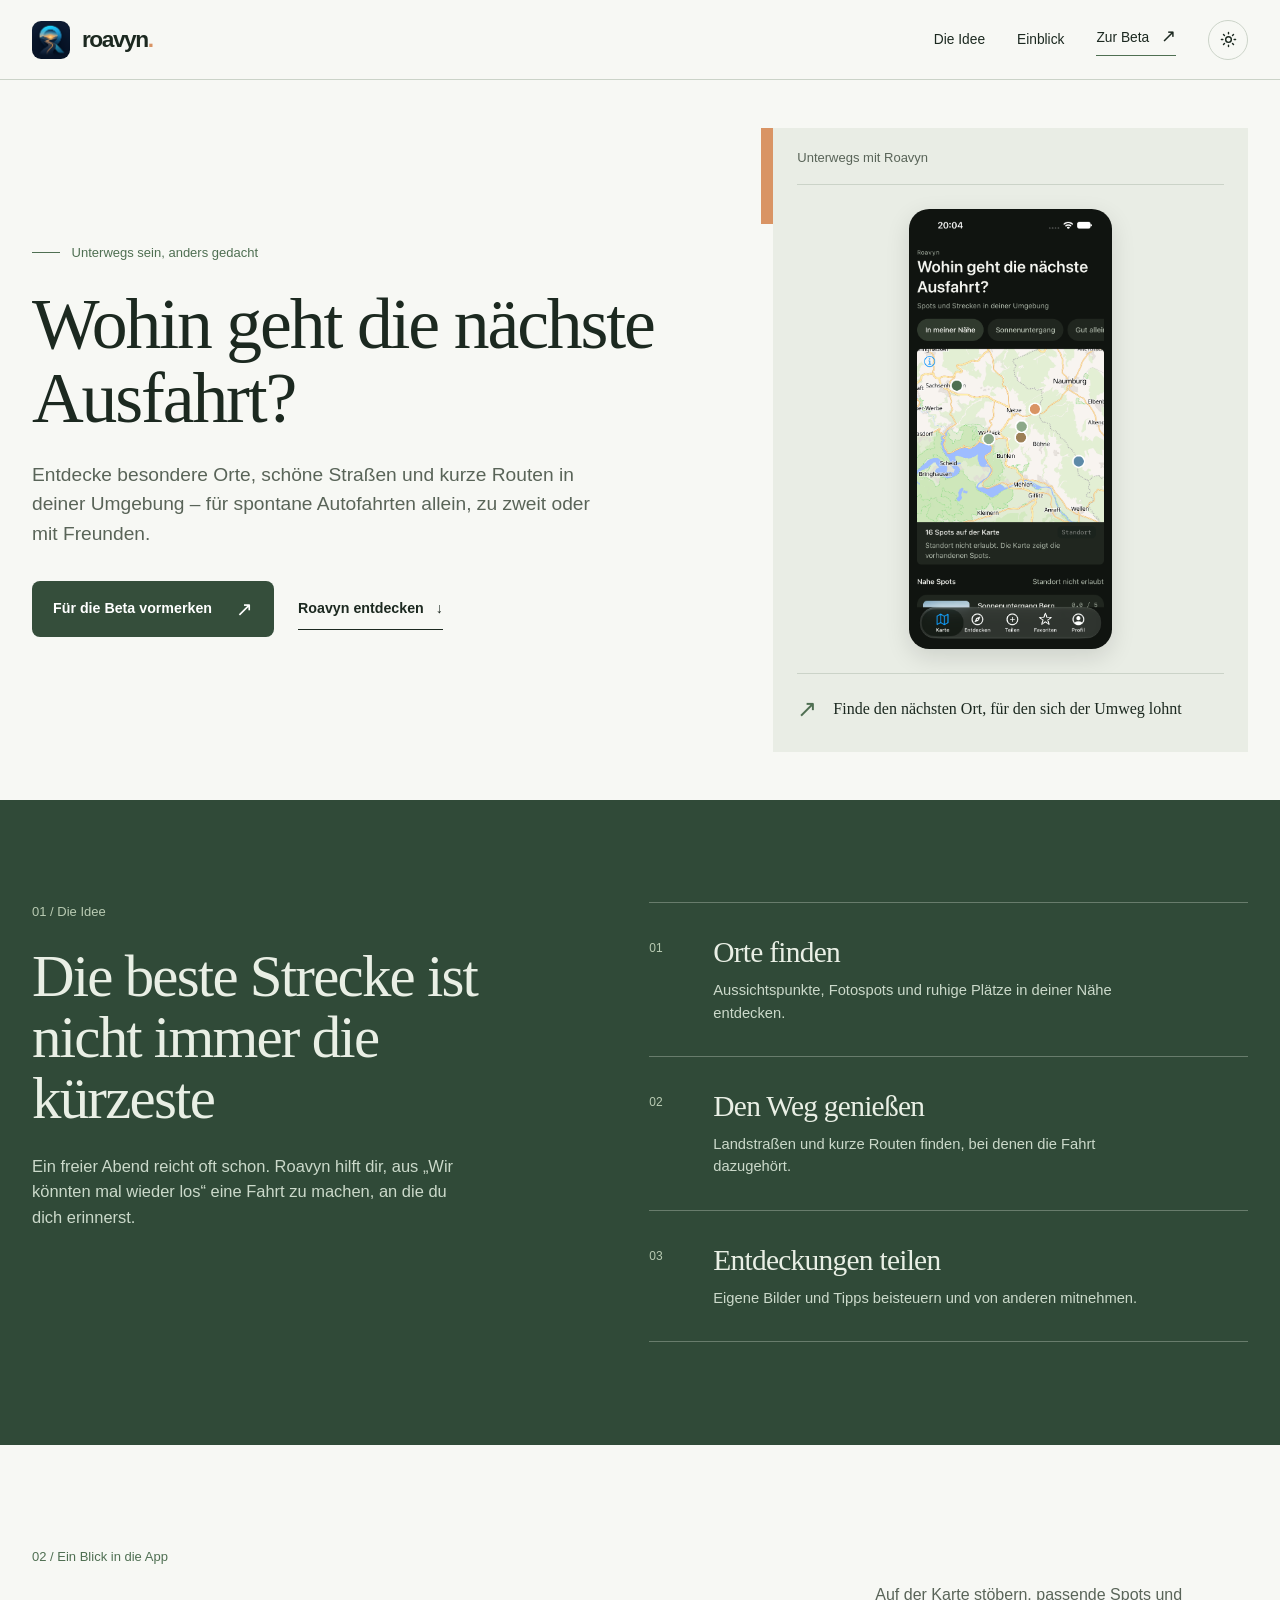
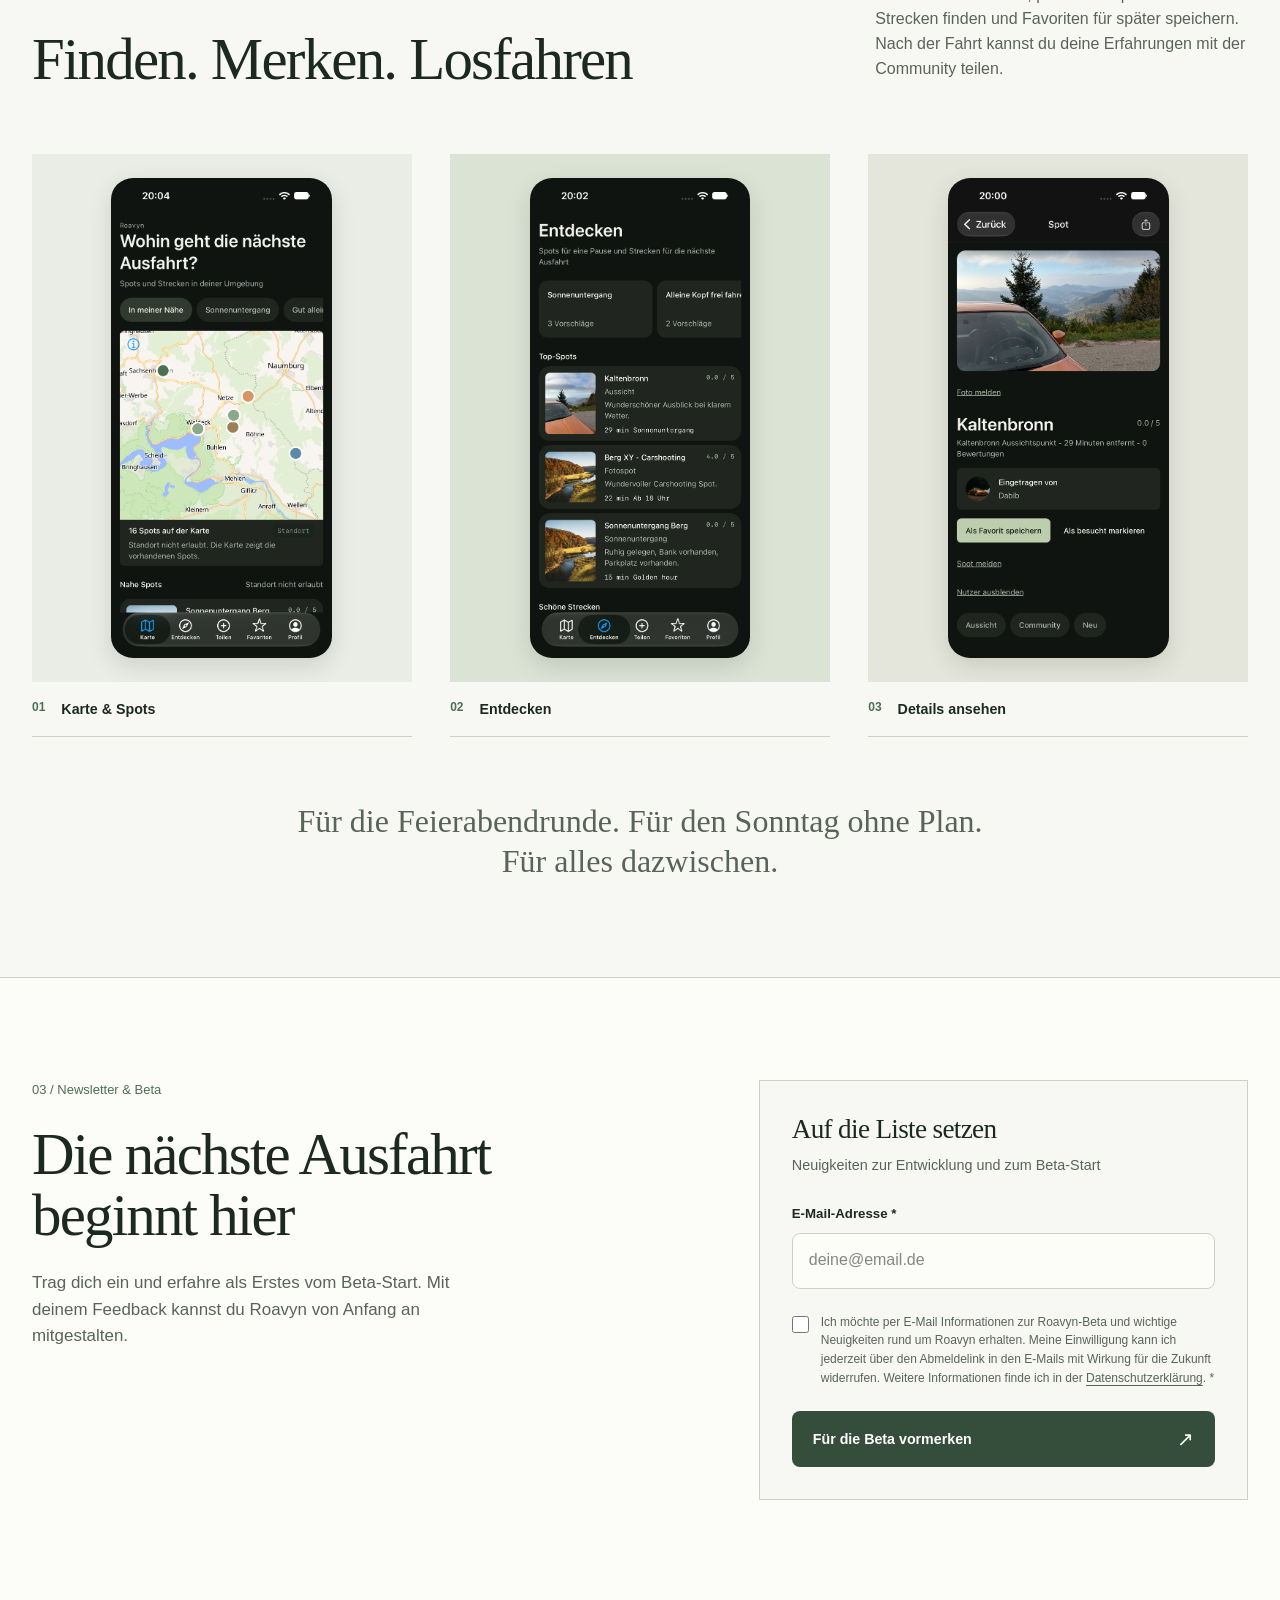
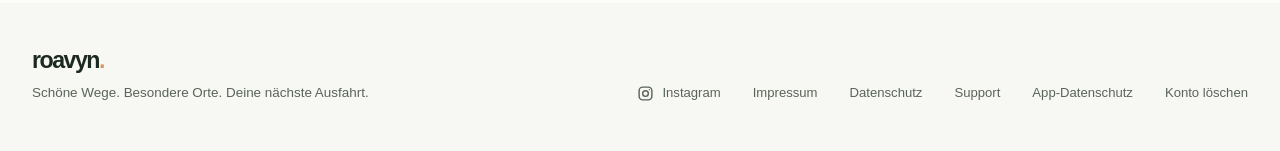
<file: index.html>
<!doctype html>
<html lang="de">
  <head>
    <meta charset="utf-8">
    <meta name="viewport" content="width=device-width, initial-scale=1">
    <title>Roavyn – Schöne Autofahrten und versteckte Spots entdecken</title>
    <meta name="description" content="Entdecke mit Roavyn schöne Strecken, besondere Orte und versteckte Spots für deine nächste Autofahrt. Jetzt für Newsletter und Beta anmelden.">
    <link rel="canonical" href="https://roavyn.de/">
    <meta name="theme-color" content="#F7F8F4">
    <meta property="og:title" content="Roavyn">
    <meta property="og:description" content="Entdecke schöne Autofahrten, besondere Strecken und versteckte Spots in deiner Umgebung.">
    <meta property="og:type" content="website">
    <meta property="og:image" content="assets/screens/Screenshot-Home.png">
    <link rel="icon" type="image/png" href="assets/logo.png">
    <link rel="apple-touch-icon" sizes="180x180" href="assets/logo.png">
    <link rel="manifest" href="site.webmanifest">
    <script src="theme.js"></script>
    <link rel="stylesheet" href="styles.css">
  </head>
  <body>
    <header class="site-header">
      <a class="brand" href="/" aria-label="Roavyn Startseite">
        <img src="assets/logo.png" alt="" width="38" height="38">
        <span>roavyn<span class="brand-period">.</span></span>
      </a>
      <nav class="nav" aria-label="Hauptnavigation">
        <a href="#idee">Die Idee</a>
        <a href="#einblick">Einblick</a>
        <a class="nav-cta" href="#signup">Zur Beta <span aria-hidden="true">↗</span></a>
        <button class="theme-toggle" type="button" role="switch" data-theme-toggle aria-label="Dunkles Design" aria-checked="false">
          <svg class="icon-sun" aria-hidden="true" viewBox="0 0 24 24" fill="none" stroke="currentColor" stroke-width="2" stroke-linecap="round"><circle cx="12" cy="12" r="4"></circle><path d="M12 2v2M12 20v2M4.93 4.93l1.42 1.42M17.66 17.66l1.41 1.41M2 12h2M20 12h2M4.93 19.07l1.42-1.42M17.66 6.34l1.41-1.41"></path></svg>
          <svg class="icon-moon" aria-hidden="true" viewBox="0 0 24 24" fill="none" stroke="currentColor" stroke-width="2" stroke-linecap="round" stroke-linejoin="round"><path d="M21 12.79A9 9 0 1 1 11.21 3 7 7 0 0 0 21 12.79z"></path></svg>
        </button>
      </nav>
    </header>

    <main>
      <section class="hero" aria-labelledby="hero-title">
        <div class="hero-copy">
          <p class="eyebrow"><span class="eyebrow-line"></span> Unterwegs sein, anders gedacht</p>
          <h1 id="hero-title">Wohin geht die nächste Ausfahrt?</h1>
          <p class="lead">Entdecke besondere Orte, schöne Straßen und kurze Routen in deiner Umgebung – für spontane Autofahrten allein, zu zweit oder mit Freunden.</p>
          <div class="hero-actions">
            <a class="button primary" href="#signup">Für die Beta vormerken <span aria-hidden="true">↗</span></a>
            <a class="text-link" href="#idee">Roavyn entdecken <span aria-hidden="true">↓</span></a>
          </div>
        </div>
        <figure class="hero-visual">
          <div class="hero-visual-top">Unterwegs mit Roavyn</div>
          <div class="hero-image-wrap">
            <img src="assets/screens/Screenshot-Home.png" alt="Roavyn Kartenansicht mit Spots in der Nähe" width="1206" height="2622">
          </div>
          <figcaption><span class="caption-mark" aria-hidden="true">↗</span><span>Finde den nächsten Ort, für den sich der Umweg lohnt</span></figcaption>
        </figure>
      </section>

      <section class="band" id="idee" aria-labelledby="idea-title">
        <div class="section-intro">
          <p class="eyebrow">01 / Die Idee</p>
          <h2 id="idea-title">Die beste Strecke ist nicht immer die kürzeste</h2>
          <p>Ein freier Abend reicht oft schon. Roavyn hilft dir, aus „Wir könnten mal wieder los“ eine Fahrt zu machen, an die du dich erinnerst.</p>
        </div>
        <div class="feature-list">
          <article class="feature-row">
            <span class="feature-number">01</span>
            <div><h3>Orte finden</h3><p>Aussichtspunkte, Fotospots und ruhige Plätze in deiner Nähe entdecken.</p></div>
          </article>
          <article class="feature-row">
            <span class="feature-number">02</span>
            <div><h3>Den Weg genießen</h3><p>Landstraßen und kurze Routen finden, bei denen die Fahrt dazugehört.</p></div>
          </article>
          <article class="feature-row">
            <span class="feature-number">03</span>
            <div><h3>Entdeckungen teilen</h3><p>Eigene Bilder und Tipps beisteuern und von anderen mitnehmen.</p></div>
          </article>
        </div>
      </section>

      <section class="preview-section" id="einblick" aria-labelledby="preview-title">
        <div class="preview-heading">
          <p class="eyebrow">02 / Ein Blick in die App</p>
          <h2 id="preview-title">Finden. Merken. Losfahren</h2>
          <p>Auf der Karte stöbern, passende Spots und Strecken finden und Favoriten für später speichern. Nach der Fahrt kannst du deine Erfahrungen mit der Community teilen.</p>
        </div>
        <div class="screen-gallery" tabindex="0" aria-label="App-Ansichten, auf kleinen Bildschirmen horizontal scrollen">
          <figure class="screen-item"><div class="screen-image"><img src="assets/screens/Screenshot-Home.png" alt="Roavyn Kartenansicht" loading="lazy" width="1206" height="2622"></div><figcaption><span>01</span> Karte &amp; Spots</figcaption></figure>
          <figure class="screen-item"><div class="screen-image"><img src="assets/screens/Screenshost-Entdecken.png" alt="Roavyn Entdecken-Ansicht" loading="lazy" width="1206" height="2622"></div><figcaption><span>02</span> Entdecken</figcaption></figure>
          <figure class="screen-item"><div class="screen-image"><img src="assets/screens/Screenshot-Detail.png" alt="Roavyn Spot-Details zum Aussichtspunkt Kaltenbronn" loading="lazy" width="1206" height="2622"></div><figcaption><span>03</span> Details ansehen</figcaption></figure>
        </div>
        <p class="gallery-hint">Weitere Ansichten <span aria-hidden="true">→</span></p>
        <p class="preview-footnote">Für die Feierabendrunde. Für den Sonntag ohne Plan. Für alles dazwischen.</p>
      </section>

      <section class="signup-section" id="signup" aria-labelledby="signup-title">
        <div class="signup-copy">
          <p class="eyebrow">03 / Newsletter &amp; Beta</p>
          <h2 id="signup-title">Die nächste Ausfahrt beginnt hier</h2>
          <p>Trag dich ein und erfahre als Erstes vom Beta-Start. Mit deinem Feedback kannst du Roavyn von Anfang an mitgestalten.</p>
        </div>
        <form class="signup-form cr-roavyn-form" method="post" action="https://flow.cleverreach.com/fl/9c50e193-2854-4dfb-af61-c54cad34aaca/confirm" target="_blank">
          <input type="text" tabindex="-1" autocomplete="off" class="cr-nope" name="email_confirm" aria-hidden="true">
          <div class="cr-text"><h3>Auf die Liste setzen</h3><p>Neuigkeiten zur Entwicklung und zum Beta-Start</p></div>
          <div class="field"><label class="required" for="roavyn-email">E-Mail-Adresse</label><input id="roavyn-email" type="email" name="email" autocomplete="email" placeholder="deine@email.de" required></div>
          <div class="cr-consent-wrapper">
            <input id="roavyn-consent" type="checkbox" name="tags[]" value="accept" required>
            <label for="roavyn-consent" class="cr-consent-required">Ich möchte per E-Mail Informationen zur Roavyn-Beta und wichtige Neuigkeiten rund um Roavyn erhalten. Meine Einwilligung kann ich jederzeit über den Abmeldelink in den E-Mails mit Wirkung für die Zukunft widerrufen. Weitere Informationen finde ich in der <a href="datenschutz.html" target="_blank" rel="noopener noreferrer">Datenschutzerklärung</a>.</label>
          </div>
          <button class="button primary full" type="submit">Für die Beta vormerken <span aria-hidden="true">↗</span></button>
        </form>
      </section>
    </main>

    <footer class="site-footer">
      <div><a class="footer-brand" href="/">roavyn<span>.</span></a><p>Schöne Wege. Besondere Orte. Deine nächste Ausfahrt.</p></div>
      <nav aria-label="Rechtliches">
        <a class="social-link" href="https://www.instagram.com/roavyn.de/" target="_blank" rel="noopener noreferrer" aria-label="Roavyn auf Instagram"><svg aria-hidden="true" viewBox="0 0 24 24" fill="none" stroke="currentColor" stroke-width="2"><rect x="3" y="3" width="18" height="18" rx="5"></rect><circle cx="12" cy="12" r="4"></circle><circle cx="17.5" cy="6.5" r="1" fill="currentColor" stroke="none"></circle></svg>Instagram</a>
        <a href="impressum.html">Impressum</a>
        <a href="datenschutz.html">Datenschutz</a>
        <a href="/support/">Support</a>
        <a href="/app-datenschutz/">App-Datenschutz</a>
        <a href="/konto-loeschen/">Konto löschen</a>
      </nav>
    </footer>
  </body>
</html>
</file>
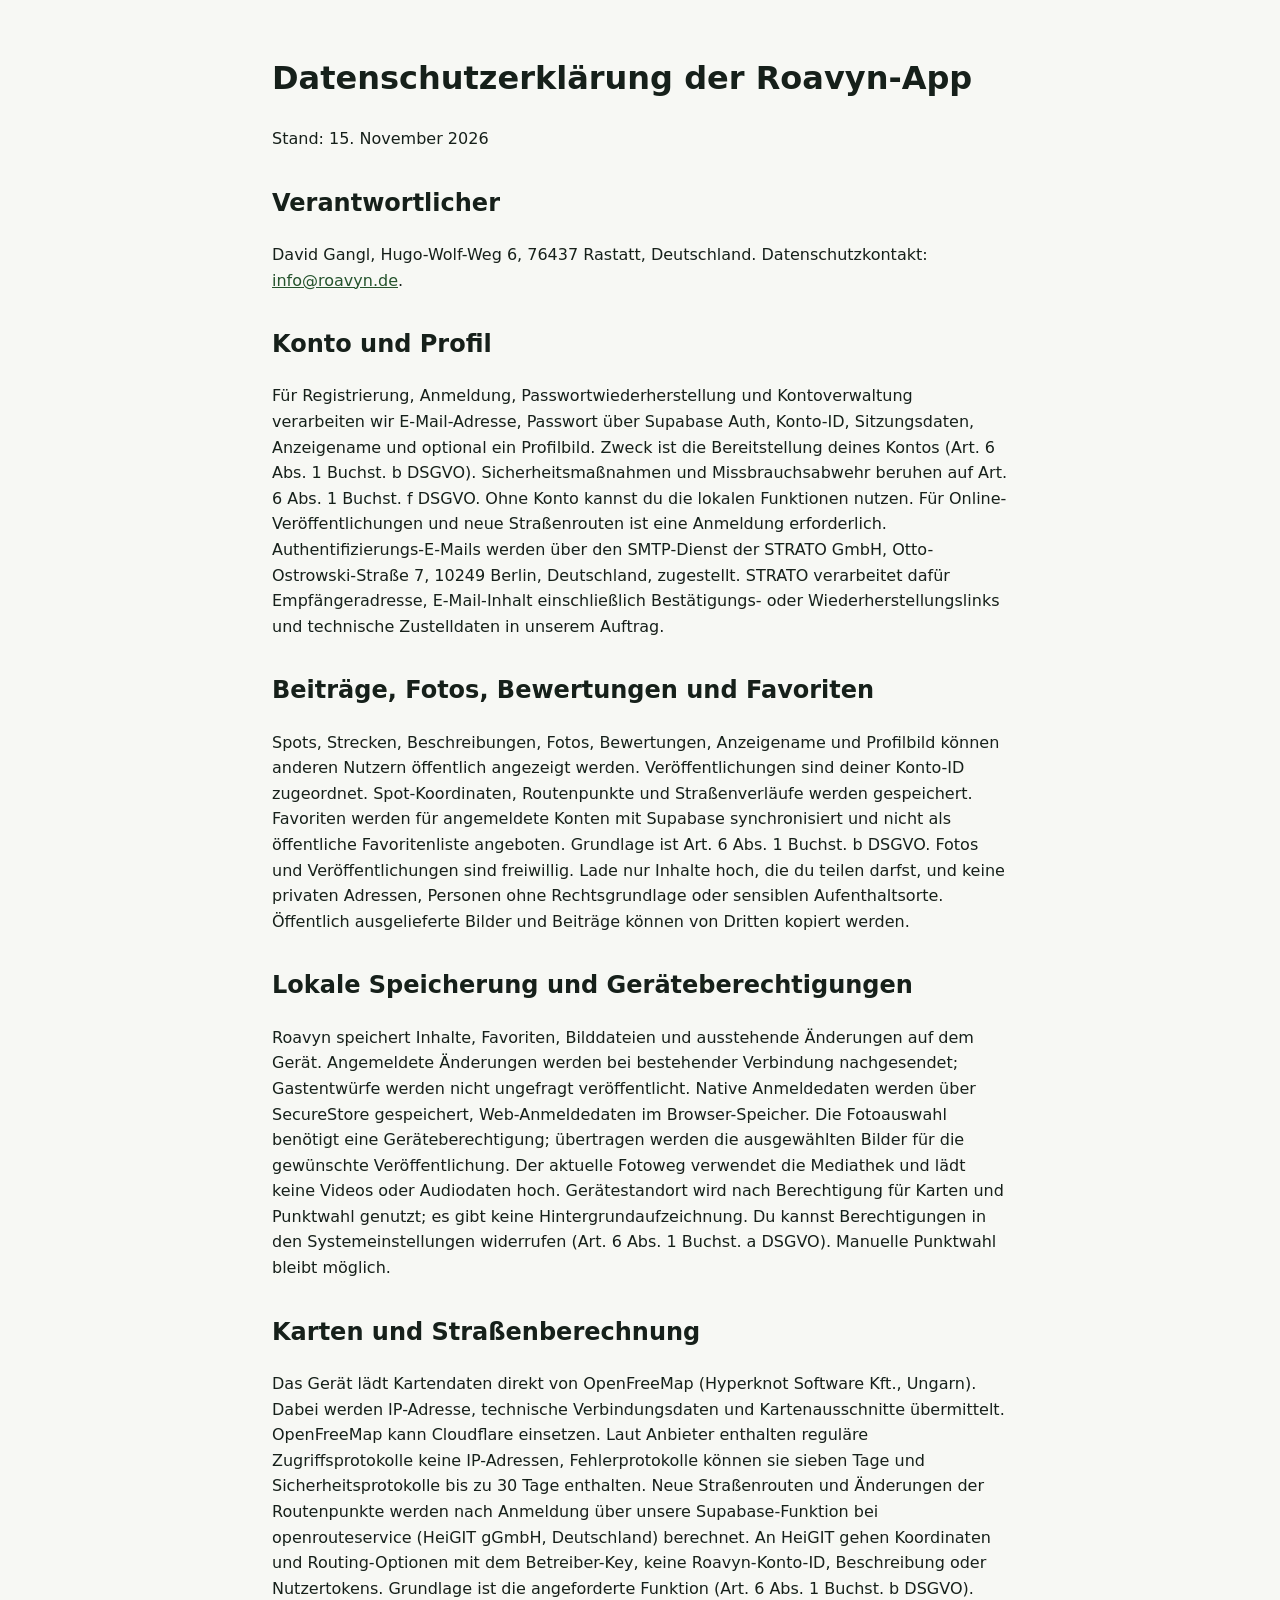
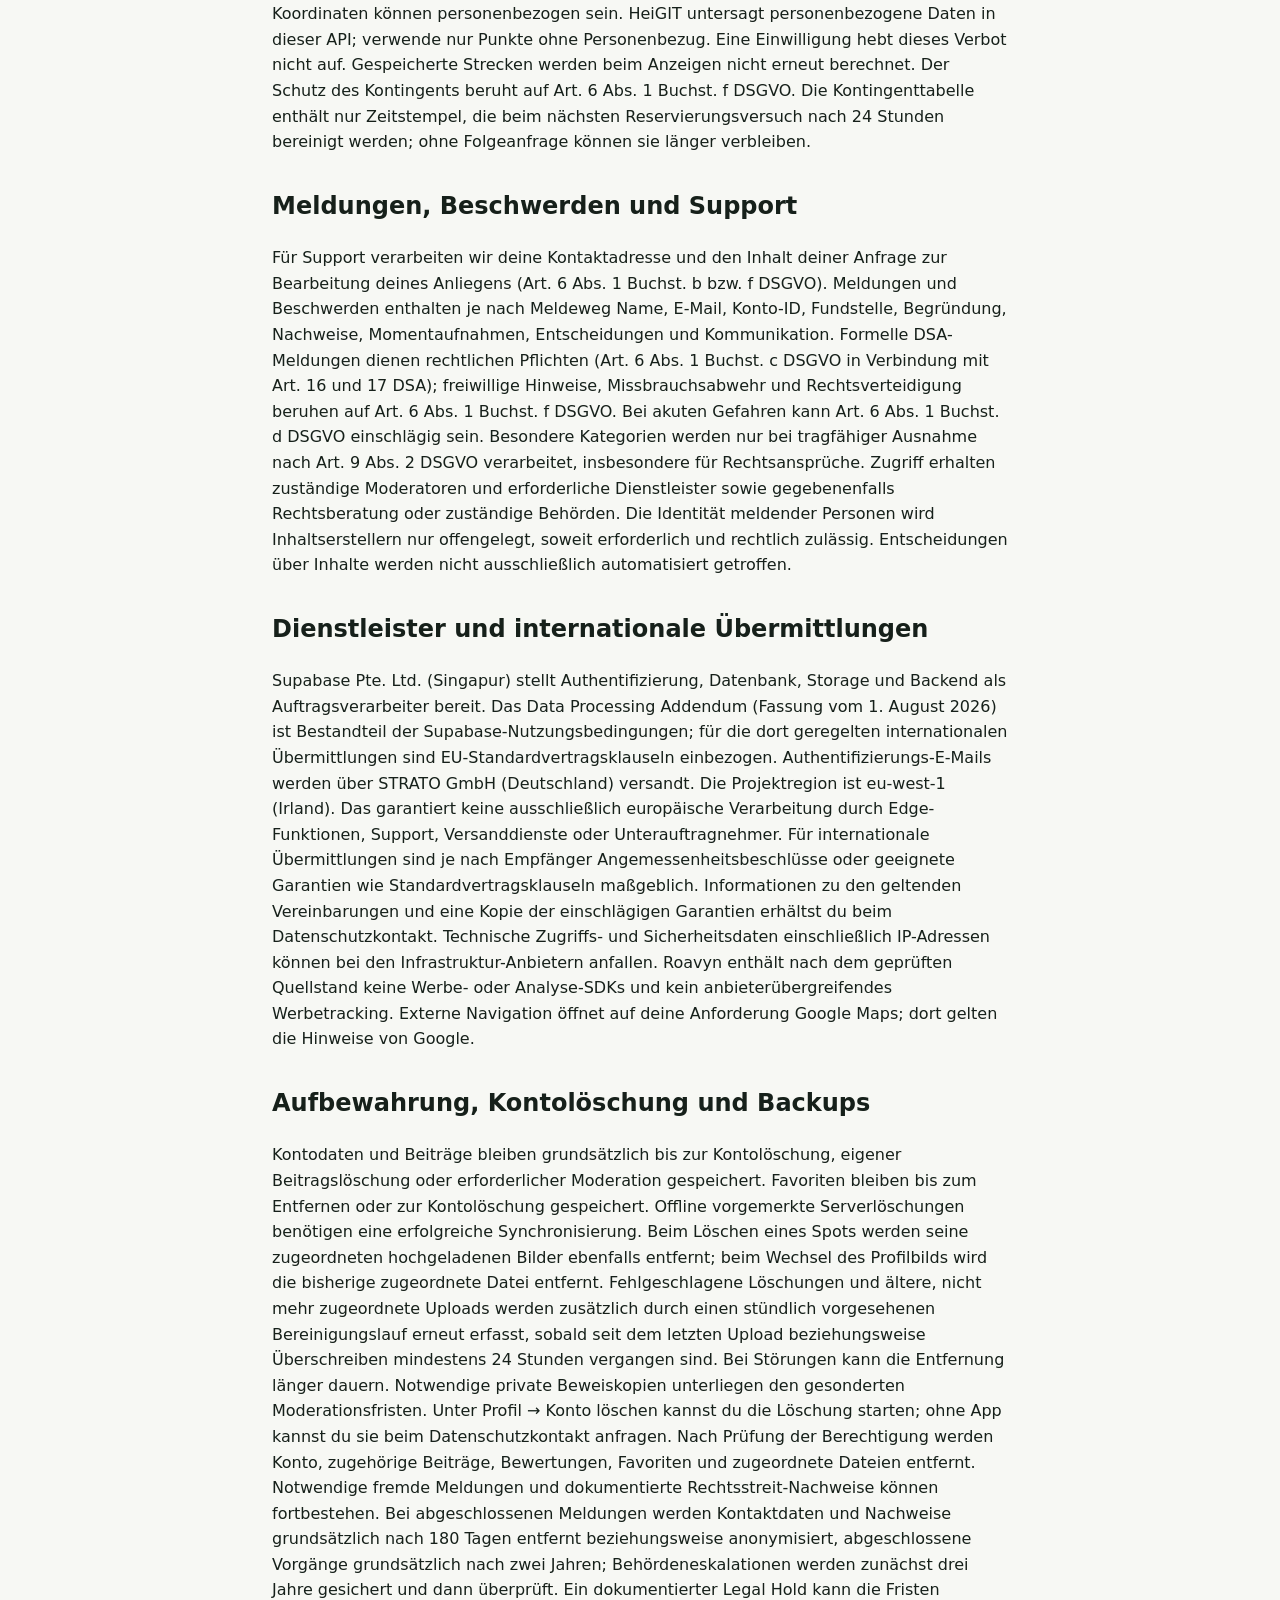
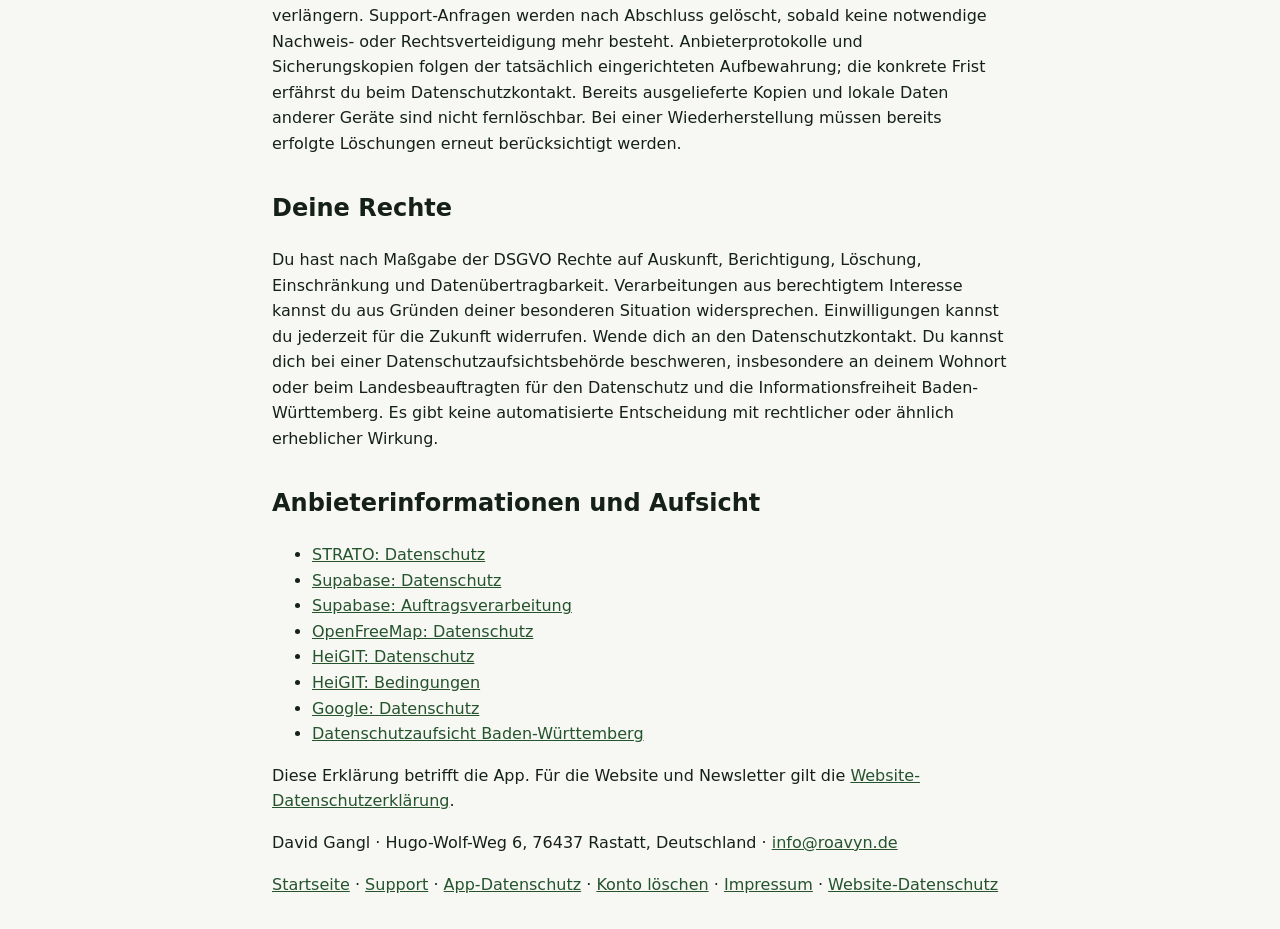
<file: app-datenschutz/index.html>
<!doctype html>
<html lang="de"><meta charset="utf-8"><meta name="viewport" content="width=device-width, initial-scale=1"><title>App-Datenschutz – Roavyn</title><style>body{margin:0 auto;max-width:46rem;padding:2rem 1.25rem;font:1rem/1.6 system-ui,sans-serif;color:#16201a;background:#f7f8f4}a{color:#24532c}h2{margin-top:2rem}</style><main><h1>Datenschutzerklärung der Roavyn-App</h1><p>Stand: 15. November 2026</p><h2>Verantwortlicher</h2><p>David Gangl, Hugo-Wolf-Weg 6, 76437 Rastatt, Deutschland. Datenschutzkontakt: <a href="mailto:info@roavyn.de">info@roavyn.de</a>.</p><h2>Konto und Profil</h2><p>Für Registrierung, Anmeldung, Passwortwiederherstellung und Kontoverwaltung verarbeiten wir E-Mail-Adresse, Passwort über Supabase Auth, Konto-ID, Sitzungsdaten, Anzeigename und optional ein Profilbild. Zweck ist die Bereitstellung deines Kontos (Art. 6 Abs. 1 Buchst. b DSGVO). Sicherheitsmaßnahmen und Missbrauchsabwehr beruhen auf Art. 6 Abs. 1 Buchst. f DSGVO. Ohne Konto kannst du die lokalen Funktionen nutzen. Für Online-Veröffentlichungen und neue Straßenrouten ist eine Anmeldung erforderlich. Authentifizierungs-E-Mails werden über den SMTP-Dienst der STRATO GmbH, Otto-Ostrowski-Straße 7, 10249 Berlin, Deutschland, zugestellt. STRATO verarbeitet dafür Empfängeradresse, E-Mail-Inhalt einschließlich Bestätigungs- oder Wiederherstellungslinks und technische Zustelldaten in unserem Auftrag.</p><h2>Beiträge, Fotos, Bewertungen und Favoriten</h2><p>Spots, Strecken, Beschreibungen, Fotos, Bewertungen, Anzeigename und Profilbild können anderen Nutzern öffentlich angezeigt werden. Veröffentlichungen sind deiner Konto-ID zugeordnet. Spot-Koordinaten, Routenpunkte und Straßenverläufe werden gespeichert. Favoriten werden für angemeldete Konten mit Supabase synchronisiert und nicht als öffentliche Favoritenliste angeboten. Grundlage ist Art. 6 Abs. 1 Buchst. b DSGVO. Fotos und Veröffentlichungen sind freiwillig. Lade nur Inhalte hoch, die du teilen darfst, und keine privaten Adressen, Personen ohne Rechtsgrundlage oder sensiblen Aufenthaltsorte. Öffentlich ausgelieferte Bilder und Beiträge können von Dritten kopiert werden.</p><h2>Lokale Speicherung und Geräteberechtigungen</h2><p>Roavyn speichert Inhalte, Favoriten, Bilddateien und ausstehende Änderungen auf dem Gerät. Angemeldete Änderungen werden bei bestehender Verbindung nachgesendet; Gastentwürfe werden nicht ungefragt veröffentlicht. Native Anmeldedaten werden über SecureStore gespeichert, Web-Anmeldedaten im Browser-Speicher. Die Fotoauswahl benötigt eine Geräteberechtigung; übertragen werden die ausgewählten Bilder für die gewünschte Veröffentlichung. Der aktuelle Fotoweg verwendet die Mediathek und lädt keine Videos oder Audiodaten hoch. Gerätestandort wird nach Berechtigung für Karten und Punktwahl genutzt; es gibt keine Hintergrundaufzeichnung. Du kannst Berechtigungen in den Systemeinstellungen widerrufen (Art. 6 Abs. 1 Buchst. a DSGVO). Manuelle Punktwahl bleibt möglich.</p><h2>Karten und Straßenberechnung</h2><p>Das Gerät lädt Kartendaten direkt von OpenFreeMap (Hyperknot Software Kft., Ungarn). Dabei werden IP-Adresse, technische Verbindungsdaten und Kartenausschnitte übermittelt. OpenFreeMap kann Cloudflare einsetzen. Laut Anbieter enthalten reguläre Zugriffsprotokolle keine IP-Adressen, Fehlerprotokolle können sie sieben Tage und Sicherheitsprotokolle bis zu 30 Tage enthalten. Neue Straßenrouten und Änderungen der Routenpunkte werden nach Anmeldung über unsere Supabase-Funktion bei openrouteservice (HeiGIT gGmbH, Deutschland) berechnet. An HeiGIT gehen Koordinaten und Routing-Optionen mit dem Betreiber-Key, keine Roavyn-Konto-ID, Beschreibung oder Nutzertokens. Grundlage ist die angeforderte Funktion (Art. 6 Abs. 1 Buchst. b DSGVO). Koordinaten können personenbezogen sein. HeiGIT untersagt personenbezogene Daten in dieser API; verwende nur Punkte ohne Personenbezug. Eine Einwilligung hebt dieses Verbot nicht auf. Gespeicherte Strecken werden beim Anzeigen nicht erneut berechnet. Der Schutz des Kontingents beruht auf Art. 6 Abs. 1 Buchst. f DSGVO. Die Kontingenttabelle enthält nur Zeitstempel, die beim nächsten Reservierungsversuch nach 24 Stunden bereinigt werden; ohne Folgeanfrage können sie länger verbleiben.</p><h2>Meldungen, Beschwerden und Support</h2><p>Für Support verarbeiten wir deine Kontaktadresse und den Inhalt deiner Anfrage zur Bearbeitung deines Anliegens (Art. 6 Abs. 1 Buchst. b bzw. f DSGVO). Meldungen und Beschwerden enthalten je nach Meldeweg Name, E-Mail, Konto-ID, Fundstelle, Begründung, Nachweise, Momentaufnahmen, Entscheidungen und Kommunikation. Formelle DSA-Meldungen dienen rechtlichen Pflichten (Art. 6 Abs. 1 Buchst. c DSGVO in Verbindung mit Art. 16 und 17 DSA); freiwillige Hinweise, Missbrauchsabwehr und Rechtsverteidigung beruhen auf Art. 6 Abs. 1 Buchst. f DSGVO. Bei akuten Gefahren kann Art. 6 Abs. 1 Buchst. d DSGVO einschlägig sein. Besondere Kategorien werden nur bei tragfähiger Ausnahme nach Art. 9 Abs. 2 DSGVO verarbeitet, insbesondere für Rechtsansprüche. Zugriff erhalten zuständige Moderatoren und erforderliche Dienstleister sowie gegebenenfalls Rechtsberatung oder zuständige Behörden. Die Identität meldender Personen wird Inhaltserstellern nur offengelegt, soweit erforderlich und rechtlich zulässig. Entscheidungen über Inhalte werden nicht ausschließlich automatisiert getroffen.</p><h2>Dienstleister und internationale Übermittlungen</h2><p>Supabase Pte. Ltd. (Singapur) stellt Authentifizierung, Datenbank, Storage und Backend als Auftragsverarbeiter bereit. Das Data Processing Addendum (Fassung vom 1. August 2026) ist Bestandteil der Supabase-Nutzungsbedingungen; für die dort geregelten internationalen Übermittlungen sind EU-Standardvertragsklauseln einbezogen. Authentifizierungs-E-Mails werden über STRATO GmbH (Deutschland) versandt. Die Projektregion ist eu-west-1 (Irland). Das garantiert keine ausschließlich europäische Verarbeitung durch Edge-Funktionen, Support, Versanddienste oder Unterauftragnehmer. Für internationale Übermittlungen sind je nach Empfänger Angemessenheitsbeschlüsse oder geeignete Garantien wie Standardvertragsklauseln maßgeblich. Informationen zu den geltenden Vereinbarungen und eine Kopie der einschlägigen Garantien erhältst du beim Datenschutzkontakt. Technische Zugriffs- und Sicherheitsdaten einschließlich IP-Adressen können bei den Infrastruktur-Anbietern anfallen. Roavyn enthält nach dem geprüften Quellstand keine Werbe- oder Analyse-SDKs und kein anbieterübergreifendes Werbetracking. Externe Navigation öffnet auf deine Anforderung Google Maps; dort gelten die Hinweise von Google.</p><h2>Aufbewahrung, Kontolöschung und Backups</h2><p>Kontodaten und Beiträge bleiben grundsätzlich bis zur Kontolöschung, eigener Beitragslöschung oder erforderlicher Moderation gespeichert. Favoriten bleiben bis zum Entfernen oder zur Kontolöschung gespeichert. Offline vorgemerkte Serverlöschungen benötigen eine erfolgreiche Synchronisierung. Beim Löschen eines Spots werden seine zugeordneten hochgeladenen Bilder ebenfalls entfernt; beim Wechsel des Profilbilds wird die bisherige zugeordnete Datei entfernt. Fehlgeschlagene Löschungen und ältere, nicht mehr zugeordnete Uploads werden zusätzlich durch einen stündlich vorgesehenen Bereinigungslauf erneut erfasst, sobald seit dem letzten Upload beziehungsweise Überschreiben mindestens 24 Stunden vergangen sind. Bei Störungen kann die Entfernung länger dauern. Notwendige private Beweiskopien unterliegen den gesonderten Moderationsfristen. Unter Profil → Konto löschen kannst du die Löschung starten; ohne App kannst du sie beim Datenschutzkontakt anfragen. Nach Prüfung der Berechtigung werden Konto, zugehörige Beiträge, Bewertungen, Favoriten und zugeordnete Dateien entfernt. Notwendige fremde Meldungen und dokumentierte Rechtsstreit-Nachweise können fortbestehen. Bei abgeschlossenen Meldungen werden Kontaktdaten und Nachweise grundsätzlich nach 180 Tagen entfernt beziehungsweise anonymisiert, abgeschlossene Vorgänge grundsätzlich nach zwei Jahren; Behördeneskalationen werden zunächst drei Jahre gesichert und dann überprüft. Ein dokumentierter Legal Hold kann die Fristen verlängern. Support-Anfragen werden nach Abschluss gelöscht, sobald keine notwendige Nachweis- oder Rechtsverteidigung mehr besteht. Anbieterprotokolle und Sicherungskopien folgen der tatsächlich eingerichteten Aufbewahrung; die konkrete Frist erfährst du beim Datenschutzkontakt. Bereits ausgelieferte Kopien und lokale Daten anderer Geräte sind nicht fernlöschbar. Bei einer Wiederherstellung müssen bereits erfolgte Löschungen erneut berücksichtigt werden.</p><h2>Deine Rechte</h2><p>Du hast nach Maßgabe der DSGVO Rechte auf Auskunft, Berichtigung, Löschung, Einschränkung und Datenübertragbarkeit. Verarbeitungen aus berechtigtem Interesse kannst du aus Gründen deiner besonderen Situation widersprechen. Einwilligungen kannst du jederzeit für die Zukunft widerrufen. Wende dich an den Datenschutzkontakt. Du kannst dich bei einer Datenschutzaufsichtsbehörde beschweren, insbesondere an deinem Wohnort oder beim Landesbeauftragten für den Datenschutz und die Informationsfreiheit Baden-Württemberg. Es gibt keine automatisierte Entscheidung mit rechtlicher oder ähnlich erheblicher Wirkung.</p><h2>Anbieterinformationen und Aufsicht</h2><ul><li><a href="https://www.strato.de/datenschutz/">STRATO: Datenschutz</a></li><li><a href="https://supabase.com/privacy">Supabase: Datenschutz</a></li><li><a href="https://supabase.com/legal/dpa">Supabase: Auftragsverarbeitung</a></li><li><a href="https://openfreemap.org/privacy/">OpenFreeMap: Datenschutz</a></li><li><a href="https://heigit.org/privacy-policy/">HeiGIT: Datenschutz</a></li><li><a href="https://account.heigit.org/info/tos">HeiGIT: Bedingungen</a></li><li><a href="https://policies.google.com/privacy">Google: Datenschutz</a></li><li><a href="https://www.baden-wuerttemberg.datenschutz.de/">Datenschutzaufsicht Baden-Württemberg</a></li></ul><p>Diese Erklärung betrifft die App. Für die Website und Newsletter gilt die <a href="/datenschutz.html">Website-Datenschutzerklärung</a>.</p><footer><p>David Gangl · Hugo-Wolf-Weg 6, 76437 Rastatt, Deutschland · <a href="mailto:info@roavyn.de">info@roavyn.de</a></p><nav aria-label="Support und Rechtliches"><a href="/">Startseite</a> · <a href="/support/">Support</a> · <a href="/app-datenschutz/">App-Datenschutz</a> · <a href="/konto-loeschen/">Konto löschen</a> · <a href="/impressum.html">Impressum</a> · <a href="/datenschutz.html">Website-Datenschutz</a></nav></footer></main></html>
</file>
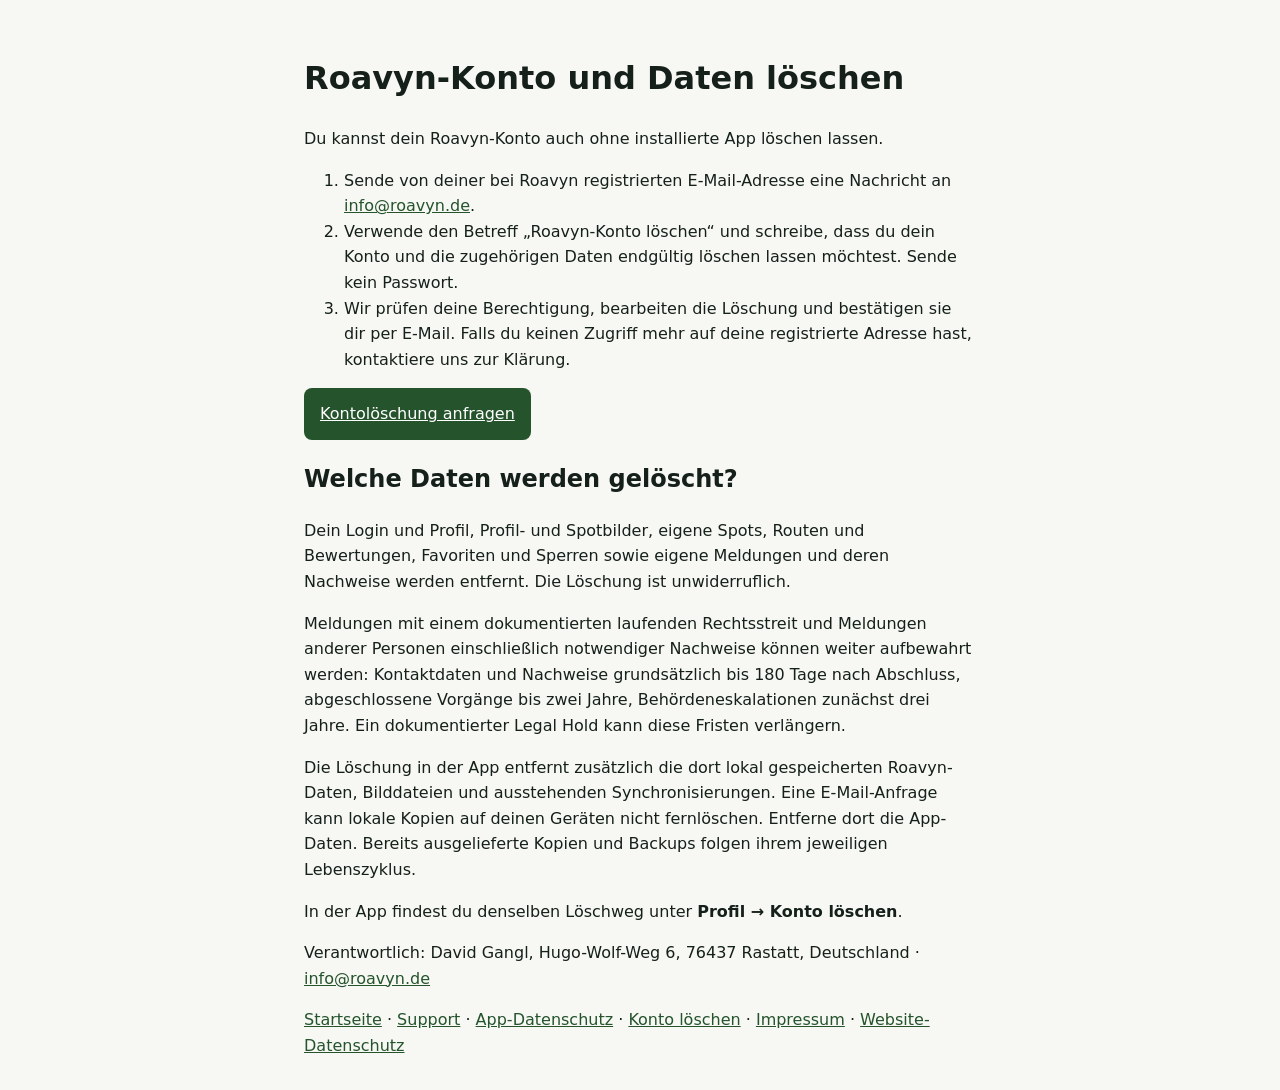
<file: konto-loeschen/index.html>
<!doctype html>
<html lang="de">
<meta charset="utf-8">
<meta name="viewport" content="width=device-width, initial-scale=1">
<title>Roavyn – Konto und Daten löschen</title>
<style>
  body { margin: 0 auto; max-width: 42rem; padding: 2rem 1.25rem; font: 1rem/1.6 system-ui, sans-serif; color: #16201a; background: #f7f8f4; }
  a { color: #24532c; } .action { display: inline-block; padding: .8rem 1rem; border-radius: .5rem; background: #24532c; color: white; }
</style>
<main>
<h1>Roavyn-Konto und Daten löschen</h1>
<p>Du kannst dein Roavyn-Konto auch ohne installierte App löschen lassen.</p>
<ol>
  <li>Sende von deiner bei Roavyn registrierten E-Mail-Adresse eine Nachricht an <a href="mailto:info@roavyn.de">info@roavyn.de</a>.</li>
  <li>Verwende den Betreff „Roavyn-Konto löschen“ und schreibe, dass du dein Konto und die zugehörigen Daten endgültig löschen lassen möchtest. Sende kein Passwort.</li>
  <li>Wir prüfen deine Berechtigung, bearbeiten die Löschung und bestätigen sie dir per E-Mail. Falls du keinen Zugriff mehr auf deine registrierte Adresse hast, kontaktiere uns zur Klärung.</li>
</ol>
<p><a class="action" href="mailto:info@roavyn.de?subject=Roavyn-Konto%20l%C3%B6schen&amp;body=Bitte%20l%C3%B6scht%20mein%20Roavyn-Konto%20und%20die%20zugeh%C3%B6rigen%20Daten%20endg%C3%BCltig.">Kontolöschung anfragen</a></p>
<h2>Welche Daten werden gelöscht?</h2>
<p>Dein Login und Profil, Profil- und Spotbilder, eigene Spots, Routen und Bewertungen, Favoriten und Sperren sowie eigene Meldungen und deren Nachweise werden entfernt. Die Löschung ist unwiderruflich.</p>
<p>Meldungen mit einem dokumentierten laufenden Rechtsstreit und Meldungen anderer Personen einschließlich notwendiger Nachweise können weiter aufbewahrt werden: Kontaktdaten und Nachweise grundsätzlich bis 180 Tage nach Abschluss, abgeschlossene Vorgänge bis zwei Jahre, Behördeneskalationen zunächst drei Jahre. Ein dokumentierter Legal Hold kann diese Fristen verlängern.</p>
<p>Die Löschung in der App entfernt zusätzlich die dort lokal gespeicherten Roavyn-Daten, Bilddateien und ausstehenden Synchronisierungen. Eine E-Mail-Anfrage kann lokale Kopien auf deinen Geräten nicht fernlöschen. Entferne dort die App-Daten. Bereits ausgelieferte Kopien und Backups folgen ihrem jeweiligen Lebenszyklus.</p>
<p>In der App findest du denselben Löschweg unter <strong>Profil → Konto löschen</strong>.</p>
<footer><p>Verantwortlich: David Gangl, Hugo-Wolf-Weg 6, 76437 Rastatt, Deutschland · <a href="mailto:info@roavyn.de">info@roavyn.de</a></p><nav aria-label="Support und Rechtliches"><a href="/">Startseite</a> · <a href="/support/">Support</a> · <a href="/app-datenschutz/">App-Datenschutz</a> · <a href="/konto-loeschen/">Konto löschen</a> · <a href="/impressum.html">Impressum</a> · <a href="/datenschutz.html">Website-Datenschutz</a></nav></footer>
</main>
</html>
</file>
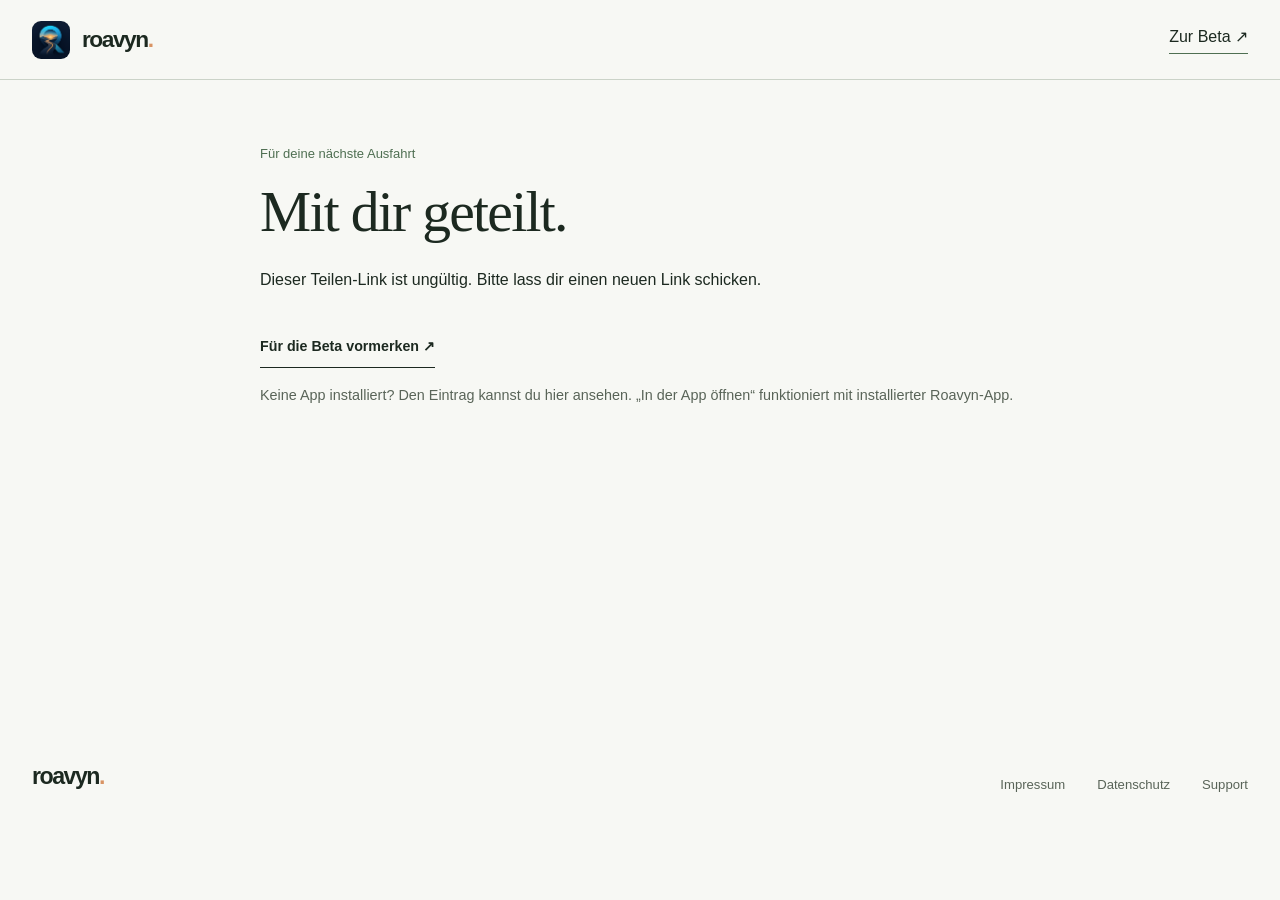
<file: share/index.html>
<!doctype html>
<html lang="de">
<head>
  <meta charset="utf-8">
  <meta name="viewport" content="width=device-width, initial-scale=1">
  <meta name="robots" content="noindex">
  <meta name="referrer" content="no-referrer">
  <meta name="theme-color" content="#F7F8F4">
  <meta name="description" content="Entdecke einen geteilten Spot oder eine schöne Strecke auf Roavyn – auch ohne App.">
  <title>Mit dir geteilt – Roavyn</title>
  <link rel="icon" href="/assets/logo.png">
  <link rel="stylesheet" href="/styles.css">
  <link rel="stylesheet" href="/share/share.css">
  <script src="/theme.js"></script>
  <script src="/share/share.js" defer></script>
</head>
<body>
  <header class="site-header"><a class="brand" href="/" aria-label="Roavyn Startseite"><img src="/assets/logo.png" alt="" width="38" height="38"><span>roavyn<span class="brand-period">.</span></span></a><a class="nav-cta" href="/#signup">Zur Beta ↗</a></header>
  <main class="shared-page">
    <p class="eyebrow" id="kind">Für deine nächste Ausfahrt</p>
    <h1 id="title">Mit dir geteilt.</h1>
    <p id="status" role="status">Der Eintrag wird geladen …</p>
    <noscript><p>Aktiviere JavaScript, um den geteilten Eintrag zu sehen. Ohne App kannst du ihn direkt hier im Browser lesen.</p></noscript>
    <article id="content" hidden>
      <img id="photo" alt="" hidden referrerpolicy="no-referrer">
      <p id="summary" class="shared-summary"></p>
      <p id="description" class="shared-description"></p>
      <dl id="facts"></dl>
    </article>
    <div class="shared-actions">
      <a id="open-app" class="button primary" hidden>In der App öffnen ↗</a>
      <a id="ios-store" class="button" hidden>Im App Store laden</a>
      <a id="android-store" class="button" hidden>Bei Google Play laden</a>
      <a id="beta" class="text-link" href="/#signup">Für die Beta vormerken ↗</a>
      <button id="retry" class="button" hidden type="button">Erneut versuchen</button>
    </div>
    <p class="shared-hint">Keine App installiert? Den Eintrag kannst du hier ansehen. „In der App öffnen“ funktioniert mit installierter Roavyn-App.</p>
  </main>
  <footer class="site-footer"><a class="footer-brand" href="/">roavyn<span>.</span></a><nav aria-label="Rechtliches"><a href="/impressum.html">Impressum</a><a href="/datenschutz.html">Datenschutz</a><a href="/support/">Support</a></nav></footer>
</body>
</html>
</file>
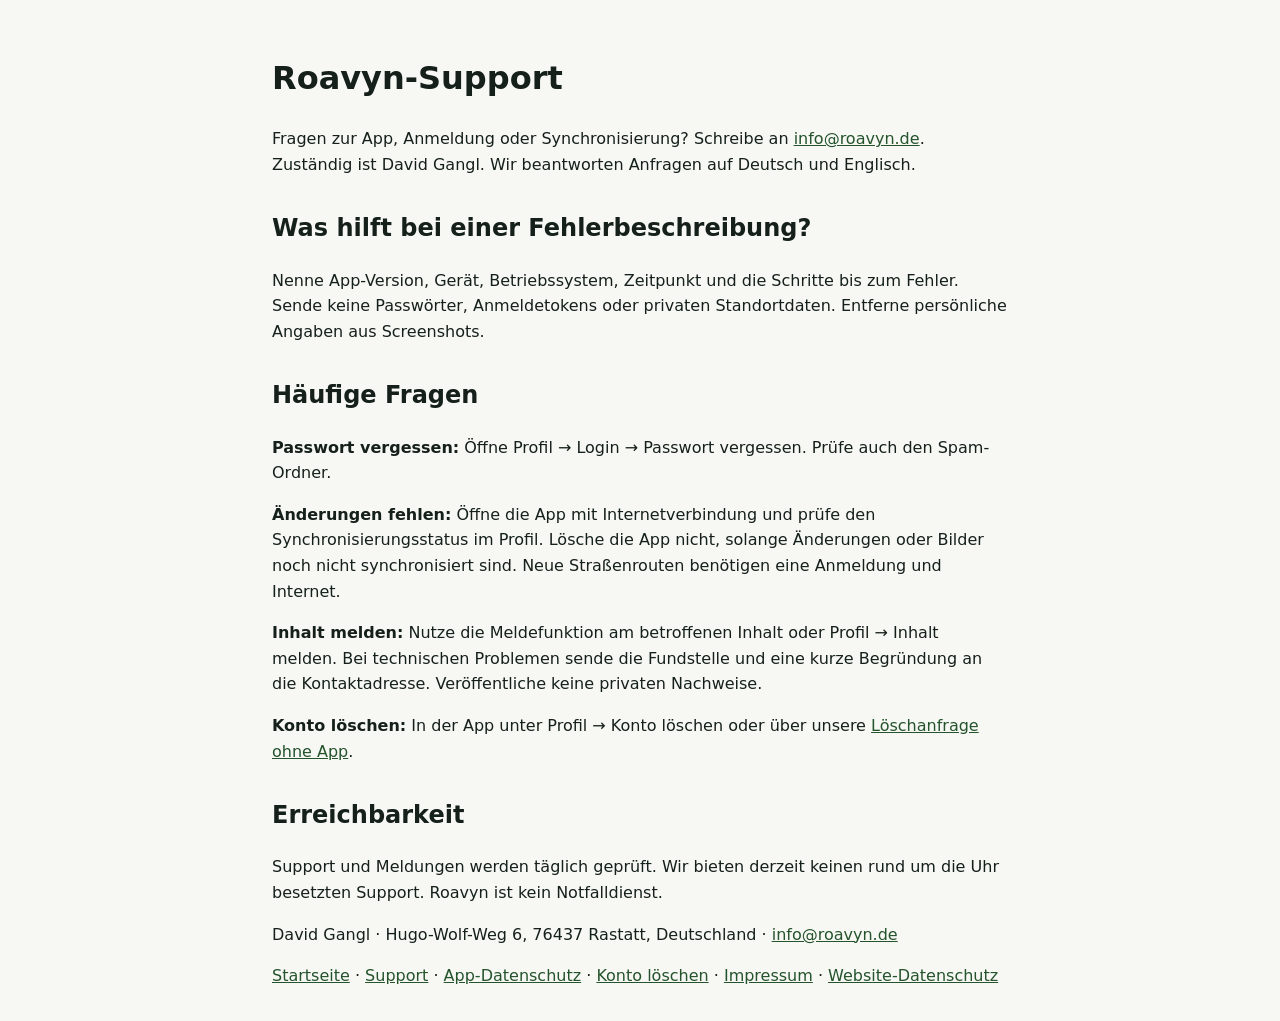
<file: support/index.html>
<!doctype html>
<html lang="de"><meta charset="utf-8"><meta name="viewport" content="width=device-width, initial-scale=1"><title>Support – Roavyn</title><style>body{margin:0 auto;max-width:46rem;padding:2rem 1.25rem;font:1rem/1.6 system-ui,sans-serif;color:#16201a;background:#f7f8f4}a{color:#24532c}h2{margin-top:2rem}</style><main><h1>Roavyn-Support</h1><p>Fragen zur App, Anmeldung oder Synchronisierung? Schreibe an <a href="mailto:info@roavyn.de?subject=Roavyn-Support">info@roavyn.de</a>. Zuständig ist David Gangl. Wir beantworten Anfragen auf Deutsch und Englisch.</p>
<h2>Was hilft bei einer Fehlerbeschreibung?</h2><p>Nenne App-Version, Gerät, Betriebssystem, Zeitpunkt und die Schritte bis zum Fehler. Sende keine Passwörter, Anmeldetokens oder privaten Standortdaten. Entferne persönliche Angaben aus Screenshots.</p>
<h2>Häufige Fragen</h2><p><strong>Passwort vergessen:</strong> Öffne Profil → Login → Passwort vergessen. Prüfe auch den Spam-Ordner.</p><p><strong>Änderungen fehlen:</strong> Öffne die App mit Internetverbindung und prüfe den Synchronisierungsstatus im Profil. Lösche die App nicht, solange Änderungen oder Bilder noch nicht synchronisiert sind. Neue Straßenrouten benötigen eine Anmeldung und Internet.</p><p><strong>Inhalt melden:</strong> Nutze die Meldefunktion am betroffenen Inhalt oder Profil → Inhalt melden. Bei technischen Problemen sende die Fundstelle und eine kurze Begründung an die Kontaktadresse. Veröffentliche keine privaten Nachweise.</p><p><strong>Konto löschen:</strong> In der App unter Profil → Konto löschen oder über unsere <a href="/konto-loeschen/">Löschanfrage ohne App</a>.</p>
<h2>Erreichbarkeit</h2><p>Support und Meldungen werden täglich geprüft. Wir bieten derzeit keinen rund um die Uhr besetzten Support. Roavyn ist kein Notfalldienst.</p><footer><p>David Gangl · Hugo-Wolf-Weg 6, 76437 Rastatt, Deutschland · <a href="mailto:info@roavyn.de">info@roavyn.de</a></p><nav aria-label="Support und Rechtliches"><a href="/">Startseite</a> · <a href="/support/">Support</a> · <a href="/app-datenschutz/">App-Datenschutz</a> · <a href="/konto-loeschen/">Konto löschen</a> · <a href="/impressum.html">Impressum</a> · <a href="/datenschutz.html">Website-Datenschutz</a></nav></footer></main></html>
</file>
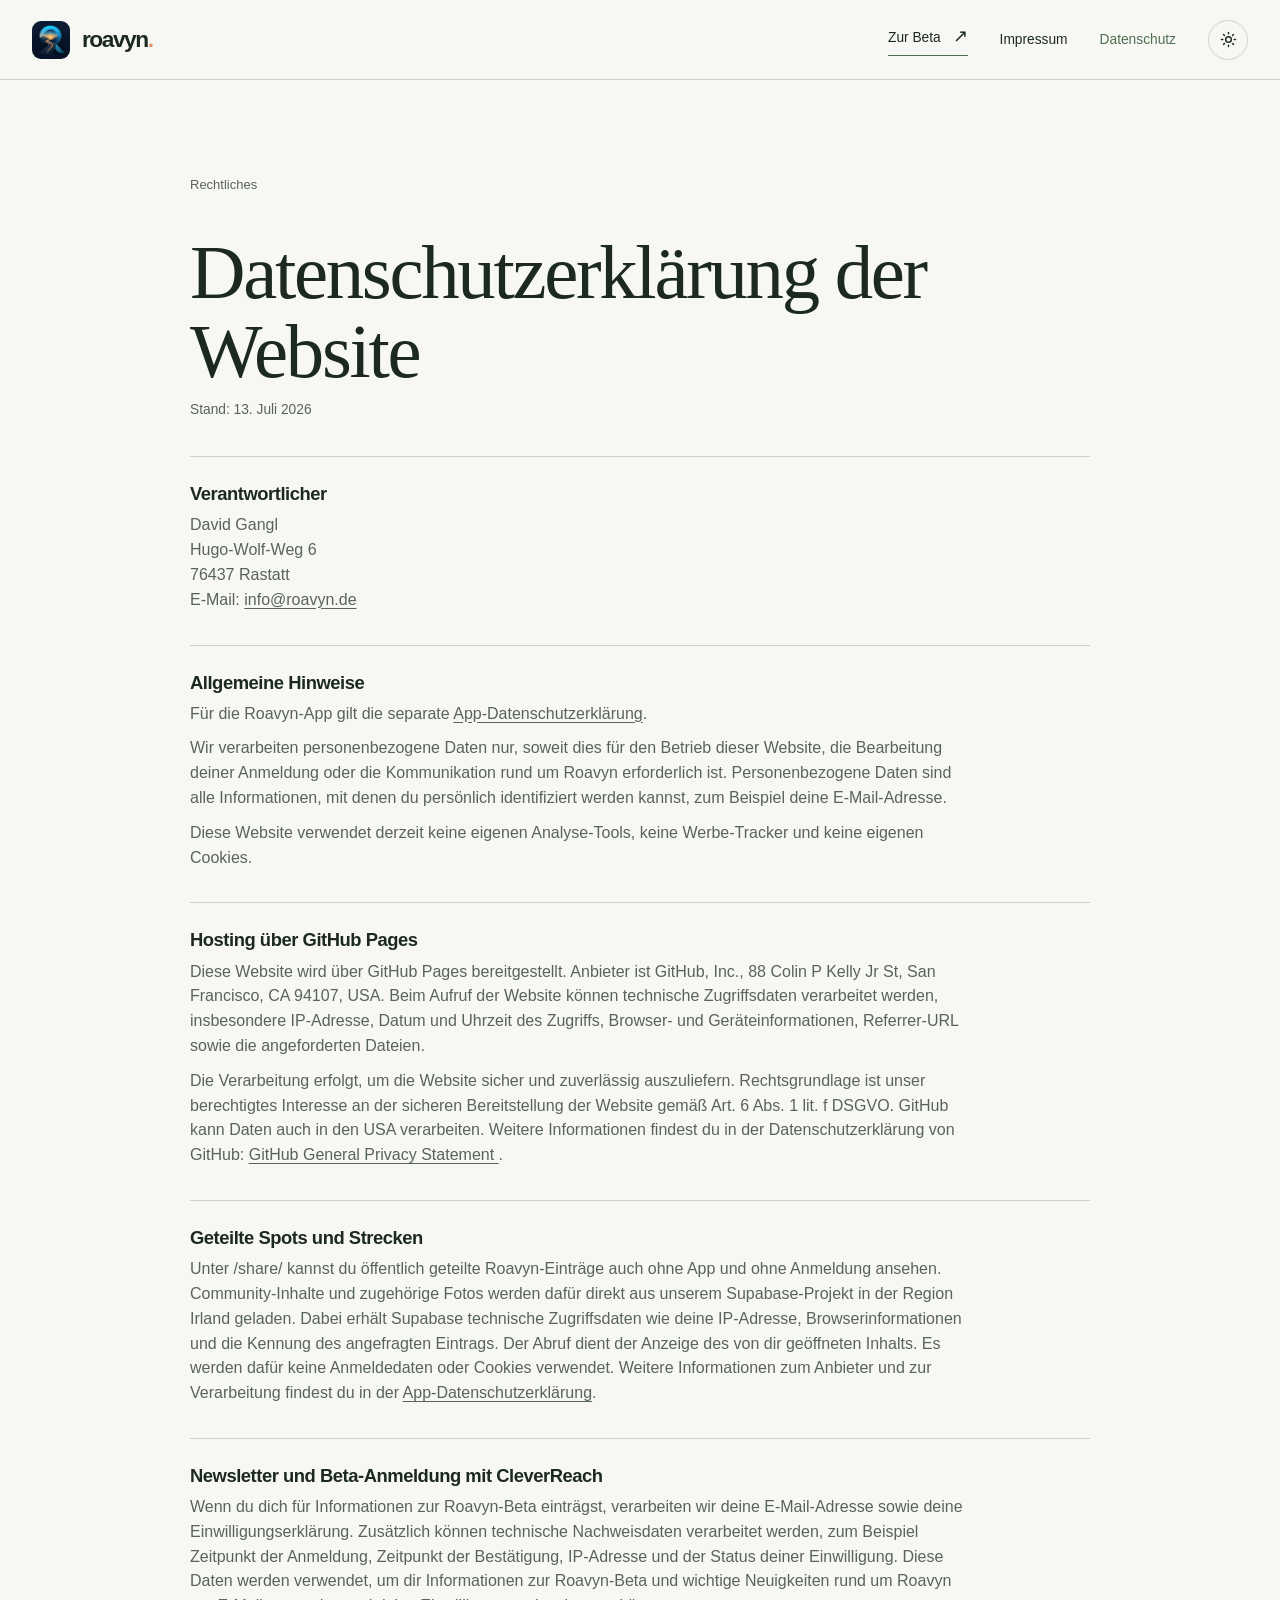
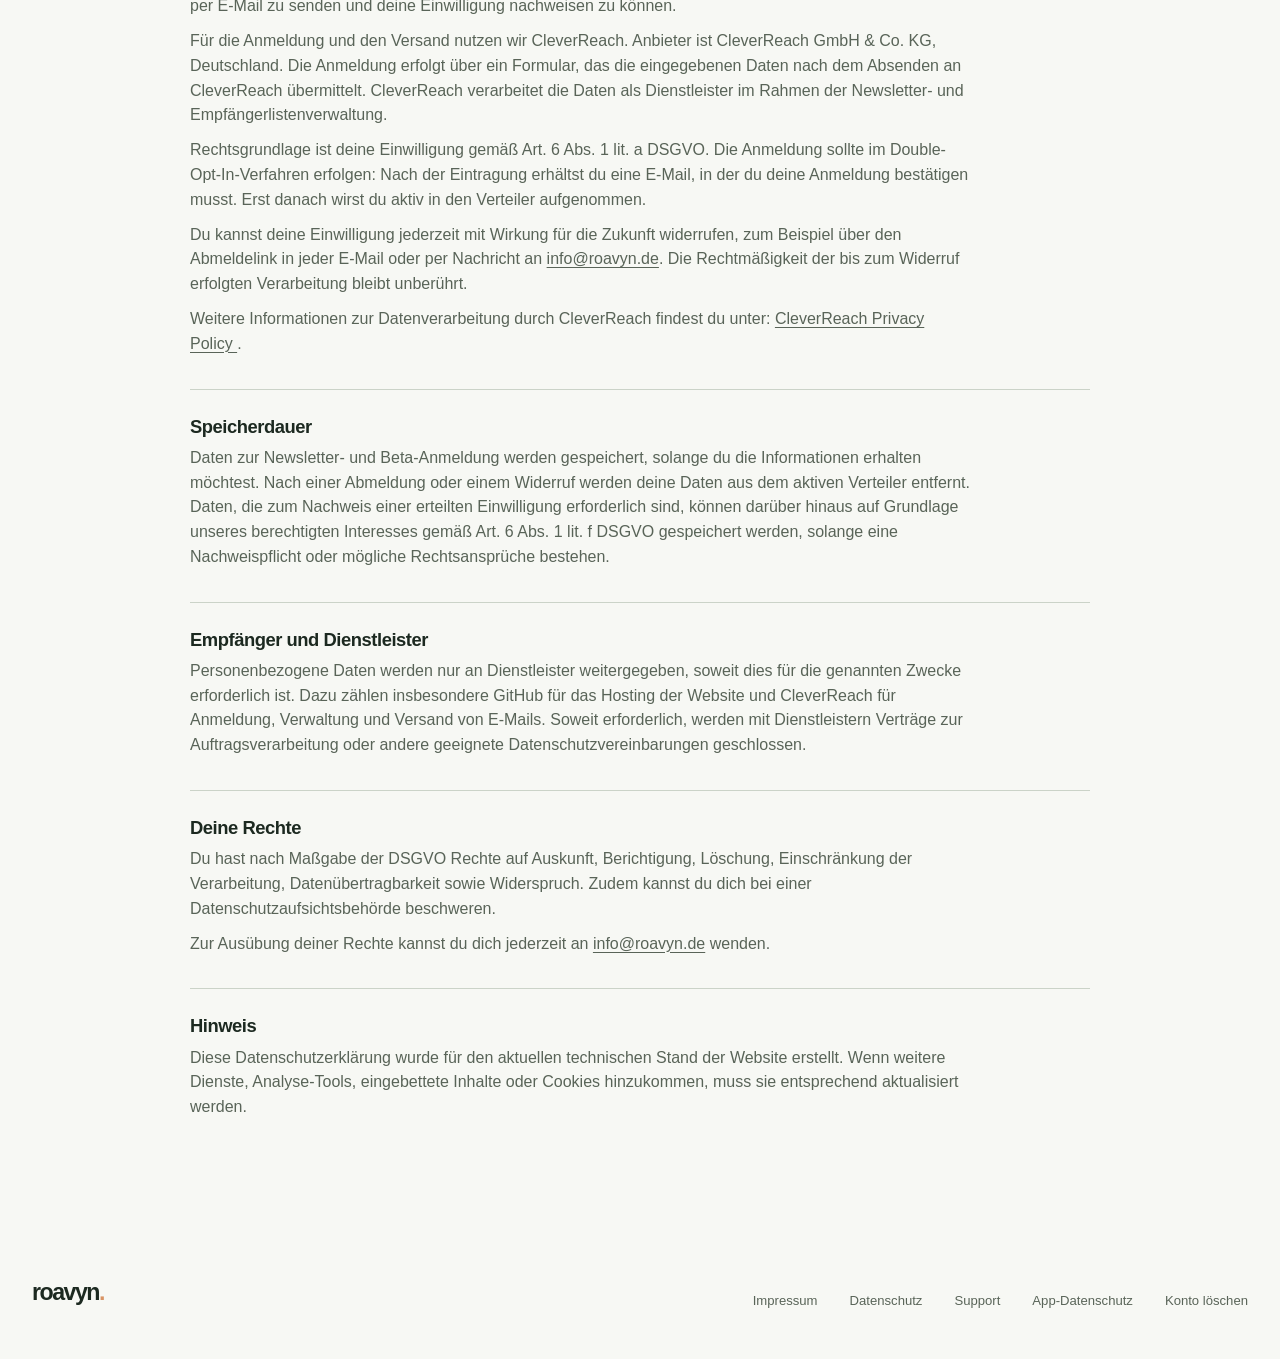
<file: datenschutz.html>
<!doctype html>
<html lang="de">
  <head>
    <meta charset="utf-8">
    <meta name="viewport" content="width=device-width, initial-scale=1">
    <title>Datenschutz - Roavyn</title>
    <meta name="robots" content="noindex">
    <meta name="theme-color" content="#F7F8F4">
    <link rel="icon" type="image/png" href="assets/logo.png">
    <script src="theme.js"></script>
    <link rel="stylesheet" href="styles.css">
  </head>
  <body>
    <header class="site-header">
      <a class="brand" href="/" aria-label="Roavyn Startseite">
        <img src="assets/logo.png" alt="" width="38" height="38">
        <span>roavyn<span class="brand-period">.</span></span>
      </a>
      <nav class="nav" aria-label="Hauptnavigation">
        <a class="nav-cta" href="/#signup">Zur Beta <span aria-hidden="true">↗</span></a>
        <a href="impressum.html">Impressum</a>
        <a aria-current="page" href="datenschutz.html">Datenschutz</a>
        <button class="theme-toggle" type="button" role="switch" data-theme-toggle aria-label="Dunkles Design" aria-checked="false">
          <svg class="icon-sun" aria-hidden="true" viewBox="0 0 24 24" fill="none" stroke="currentColor" stroke-width="2" stroke-linecap="round"><circle cx="12" cy="12" r="4"></circle><path d="M12 2v2M12 20v2M4.93 4.93l1.42 1.42M17.66 17.66l1.41 1.41M2 12h2M20 12h2M4.93 19.07l1.42-1.42M17.66 6.34l1.41-1.41"></path></svg>
          <svg class="icon-moon" aria-hidden="true" viewBox="0 0 24 24" fill="none" stroke="currentColor" stroke-width="2" stroke-linecap="round" stroke-linejoin="round"><path d="M21 12.79A9 9 0 1 1 11.21 3 7 7 0 0 0 21 12.79z"></path></svg>
        </button>
      </nav>
    </header>

    <main class="legal-page">
      <article class="legal-content">
        <p class="eyebrow">Rechtliches</p>
        <h1>Datenschutzerklärung der Website</h1>
        <p class="muted">Stand: 13. Juli 2026</p>

        <section>
          <h2>Verantwortlicher</h2>
          <p>
            David Gangl<br>
            Hugo-Wolf-Weg 6<br>
            76437 Rastatt<br>
            E-Mail: <a href="mailto:info@roavyn.de">info@roavyn.de</a>
          </p>
        </section>

        <section>
          <h2>Allgemeine Hinweise</h2>
          <p>Für die Roavyn-App gilt die separate <a href="/app-datenschutz/">App-Datenschutzerklärung</a>.</p>
          <p>
            Wir verarbeiten personenbezogene Daten nur, soweit dies für den Betrieb dieser Website, die Bearbeitung
            deiner Anmeldung oder die Kommunikation rund um Roavyn erforderlich ist. Personenbezogene Daten sind alle
            Informationen, mit denen du persönlich identifiziert werden kannst, zum Beispiel deine E-Mail-Adresse.
          </p>
          <p>
            Diese Website verwendet derzeit keine eigenen Analyse-Tools, keine Werbe-Tracker und keine eigenen Cookies.
          </p>
        </section>

        <section>
          <h2>Hosting über GitHub Pages</h2>
          <p>
            Diese Website wird über GitHub Pages bereitgestellt. Anbieter ist GitHub, Inc., 88 Colin P Kelly Jr St,
            San Francisco, CA 94107, USA. Beim Aufruf der Website können technische Zugriffsdaten verarbeitet werden,
            insbesondere IP-Adresse, Datum und Uhrzeit des Zugriffs, Browser- und Geräteinformationen, Referrer-URL
            sowie die angeforderten Dateien.
          </p>
          <p>
            Die Verarbeitung erfolgt, um die Website sicher und zuverlässig auszuliefern. Rechtsgrundlage ist unser
            berechtigtes Interesse an der sicheren Bereitstellung der Website gemäß Art. 6 Abs. 1 lit. f DSGVO.
            GitHub kann Daten auch in den USA verarbeiten. Weitere Informationen findest du in der Datenschutzerklärung
            von GitHub:
            <a href="https://docs.github.com/en/site-policy/privacy-policies/github-general-privacy-statement" target="_blank" rel="noopener noreferrer">
              GitHub General Privacy Statement
            </a>.
          </p>
        </section>

        <section>
          <h2>Geteilte Spots und Strecken</h2>
          <p>Unter /share/ kannst du öffentlich geteilte Roavyn-Einträge auch ohne App und ohne Anmeldung ansehen.
            Community-Inhalte und zugehörige Fotos werden dafür direkt aus unserem Supabase-Projekt in der Region Irland geladen.
            Dabei erhält Supabase technische Zugriffsdaten wie deine IP-Adresse, Browserinformationen und die Kennung des angefragten Eintrags.
            Der Abruf dient der Anzeige des von dir geöffneten Inhalts. Es werden dafür keine Anmeldedaten oder Cookies verwendet.
            Weitere Informationen zum Anbieter und zur Verarbeitung findest du in der <a href="/app-datenschutz/">App-Datenschutzerklärung</a>.</p>
        </section>

        <section>
          <h2>Newsletter und Beta-Anmeldung mit CleverReach</h2>
          <p>
            Wenn du dich für Informationen zur Roavyn-Beta einträgst, verarbeiten wir deine E-Mail-Adresse sowie deine
            Einwilligungserklärung. Zusätzlich können technische Nachweisdaten verarbeitet werden, zum Beispiel Zeitpunkt
            der Anmeldung, Zeitpunkt der Bestätigung, IP-Adresse und der Status deiner Einwilligung. Diese Daten werden
            verwendet, um dir Informationen zur Roavyn-Beta und wichtige Neuigkeiten rund um Roavyn per E-Mail zu senden
            und deine Einwilligung nachweisen zu können.
          </p>
          <p>
            Für die Anmeldung und den Versand nutzen wir CleverReach. Anbieter ist CleverReach GmbH &amp; Co. KG,
            Deutschland. Die Anmeldung erfolgt über ein Formular, das die eingegebenen Daten nach dem Absenden an
            CleverReach übermittelt. CleverReach verarbeitet die Daten als Dienstleister im Rahmen der Newsletter- und
            Empfängerlistenverwaltung.
          </p>
          <p>
            Rechtsgrundlage ist deine Einwilligung gemäß Art. 6 Abs. 1 lit. a DSGVO. Die Anmeldung sollte im
            Double-Opt-In-Verfahren erfolgen: Nach der Eintragung erhältst du eine E-Mail, in der du deine Anmeldung
            bestätigen musst. Erst danach wirst du aktiv in den Verteiler aufgenommen.
          </p>
          <p>
            Du kannst deine Einwilligung jederzeit mit Wirkung für die Zukunft widerrufen, zum Beispiel über den
            Abmeldelink in jeder E-Mail oder per Nachricht an
            <a href="mailto:info@roavyn.de">info@roavyn.de</a>. Die Rechtmäßigkeit der bis zum Widerruf erfolgten
            Verarbeitung bleibt unberührt.
          </p>
          <p>
            Weitere Informationen zur Datenverarbeitung durch CleverReach findest du unter:
            <a href="https://www.cleverreach.com/en/privacy-policy/" target="_blank" rel="noopener noreferrer">
              CleverReach Privacy Policy
            </a>.
          </p>
        </section>

        <section>
          <h2>Speicherdauer</h2>
          <p>
            Daten zur Newsletter- und Beta-Anmeldung werden gespeichert, solange du die Informationen erhalten möchtest.
            Nach einer Abmeldung oder einem Widerruf werden deine Daten aus dem aktiven Verteiler entfernt. Daten, die
            zum Nachweis einer erteilten Einwilligung erforderlich sind, können darüber hinaus auf Grundlage unseres
            berechtigten Interesses gemäß Art. 6 Abs. 1 lit. f DSGVO gespeichert werden, solange eine Nachweispflicht
            oder mögliche Rechtsansprüche bestehen.
          </p>
        </section>

        <section>
          <h2>Empfänger und Dienstleister</h2>
          <p>
            Personenbezogene Daten werden nur an Dienstleister weitergegeben, soweit dies für die genannten Zwecke
            erforderlich ist. Dazu zählen insbesondere GitHub für das Hosting der Website und CleverReach für Anmeldung,
            Verwaltung und Versand von E-Mails. Soweit erforderlich, werden mit Dienstleistern Verträge zur
            Auftragsverarbeitung oder andere geeignete Datenschutzvereinbarungen geschlossen.
          </p>
        </section>

        <section>
          <h2>Deine Rechte</h2>
          <p>
            Du hast nach Maßgabe der DSGVO Rechte auf Auskunft, Berichtigung, Löschung, Einschränkung der
            Verarbeitung, Datenübertragbarkeit sowie Widerspruch. Zudem kannst du dich bei einer
            Datenschutzaufsichtsbehörde beschweren.
          </p>
          <p>
            Zur Ausübung deiner Rechte kannst du dich jederzeit an
            <a href="mailto:info@roavyn.de">info@roavyn.de</a> wenden.
          </p>
        </section>

        <section>
          <h2>Hinweis</h2>
          <p>
            Diese Datenschutzerklärung wurde für den aktuellen technischen Stand der Website erstellt. Wenn weitere
            Dienste, Analyse-Tools, eingebettete Inhalte oder Cookies hinzukommen, muss sie entsprechend aktualisiert
            werden.
          </p>
        </section>
      </article>
    </main>

    <footer class="site-footer">
      <a class="footer-brand" href="/">roavyn<span>.</span></a>
      <nav aria-label="Rechtliches">
        <a href="impressum.html">Impressum</a>
        <a href="datenschutz.html">Datenschutz</a>
        <a href="/support/">Support</a>
        <a href="/app-datenschutz/">App-Datenschutz</a>
        <a href="/konto-loeschen/">Konto löschen</a>
      </nav>
    </footer>
  </body>
</html>
</file>
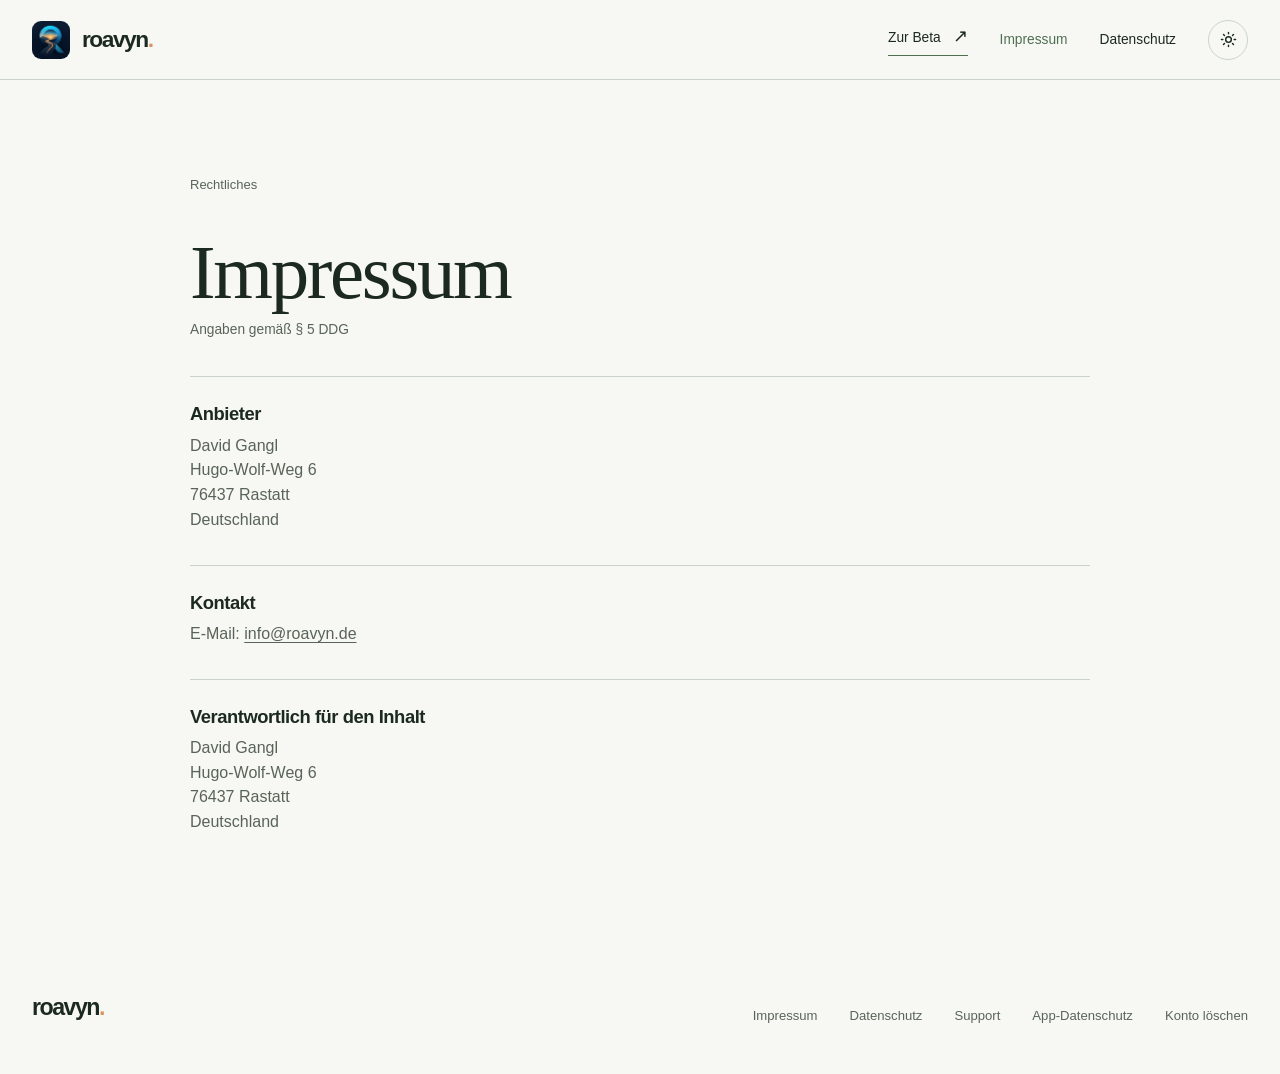
<file: impressum.html>
<!doctype html>
<html lang="de">
  <head>
    <meta charset="utf-8">
    <meta name="viewport" content="width=device-width, initial-scale=1">
    <title>Impressum - Roavyn</title>
    <meta name="robots" content="noindex">
    <meta name="theme-color" content="#F7F8F4">
    <link rel="icon" type="image/png" href="assets/logo.png">
    <script src="theme.js"></script>
    <link rel="stylesheet" href="styles.css">
  </head>
  <body>
    <header class="site-header">
      <a class="brand" href="/" aria-label="Roavyn Startseite">
        <img src="assets/logo.png" alt="" width="38" height="38">
        <span>roavyn<span class="brand-period">.</span></span>
      </a>
      <nav class="nav" aria-label="Hauptnavigation">
        <a class="nav-cta" href="/#signup">Zur Beta <span aria-hidden="true">↗</span></a>
        <a aria-current="page" href="impressum.html">Impressum</a>
        <a href="datenschutz.html">Datenschutz</a>
        <button class="theme-toggle" type="button" role="switch" data-theme-toggle aria-label="Dunkles Design" aria-checked="false">
          <svg class="icon-sun" aria-hidden="true" viewBox="0 0 24 24" fill="none" stroke="currentColor" stroke-width="2" stroke-linecap="round"><circle cx="12" cy="12" r="4"></circle><path d="M12 2v2M12 20v2M4.93 4.93l1.42 1.42M17.66 17.66l1.41 1.41M2 12h2M20 12h2M4.93 19.07l1.42-1.42M17.66 6.34l1.41-1.41"></path></svg>
          <svg class="icon-moon" aria-hidden="true" viewBox="0 0 24 24" fill="none" stroke="currentColor" stroke-width="2" stroke-linecap="round" stroke-linejoin="round"><path d="M21 12.79A9 9 0 1 1 11.21 3 7 7 0 0 0 21 12.79z"></path></svg>
        </button>
      </nav>
    </header>

    <main class="legal-page">
      <article class="legal-content">
        <p class="eyebrow">Rechtliches</p>
        <h1>Impressum</h1>
        <p class="muted">Angaben gemäß § 5 DDG</p>

        <section>
          <h2>Anbieter</h2>
          <p>
            David Gangl<br>
            Hugo-Wolf-Weg 6<br>
            76437 Rastatt<br>
            Deutschland
          </p>
        </section>

        <section>
          <h2>Kontakt</h2>
          <p>
            E-Mail: <a href="mailto:info@roavyn.de">info@roavyn.de</a><br>
          </p>
        </section>

        <section>
          <h2>Verantwortlich für den Inhalt</h2>
          <p>
            David Gangl<br>
            Hugo-Wolf-Weg 6<br>
            76437 Rastatt <br>
            Deutschland
          </p>
        </section>
      </article>
    </main>

    <footer class="site-footer">
      <a class="footer-brand" href="/">roavyn<span>.</span></a>
      <nav aria-label="Rechtliches">
        <a href="impressum.html">Impressum</a>
        <a href="datenschutz.html">Datenschutz</a>
        <a href="/support/">Support</a>
        <a href="/app-datenschutz/">App-Datenschutz</a>
        <a href="/konto-loeschen/">Konto löschen</a>
      </nav>
    </footer>
  </body>
</html>
</file>
<file: styles.css>
:root {
  --text: #1c2920;
  --text-secondary: #596458;
  --background: #f7f8f4;
  --paper: #fcfcf8;
  --surface: #e9ede5;
  --surface-strong: #dbe3d5;
  --line: #cbd3c8;
  --forest: #4f6f52;
  --forest-dark: #314b38;
  --forest-ink: #e9efe5;
  --sunset: #d99464;
  --white: #fff;
  --focus-ring: #d99464;
  --header-background: rgba(247, 248, 244, .96);
  --content: 1280px;
}

:root[data-theme='dark'] {
  --text: #ecf1e9;
  --text-secondary: #b2bfb2;
  --background: #151c17;
  --paper: #1b241e;
  --surface: #263329;
  --surface-strong: #314234;
  --line: #415146;
  --forest: #9ab48d;
  --forest-dark: #73966e;
  --forest-ink: #ebf1e7;
  --sunset: #e1a373;
  --header-background: rgba(21, 28, 23, .96);
}

* { box-sizing: border-box; }
html { scroll-behavior: smooth; scroll-padding-top: 112px; }
body {
  min-width: 320px;
  margin: 0;
  color: var(--text);
  background: var(--background);
  font-family: "Segoe UI", Arial, sans-serif;
  line-height: 1.55;
}
img { display: block; max-width: 100%; }
figure, h1, h2, h3, p { margin: 0; }
a { color: inherit; text-decoration: none; }
button, input { font: inherit; }
button { cursor: pointer; }
a:focus-visible, button:focus-visible, input:focus-visible {
  outline: 2px solid var(--focus-ring);
  outline-offset: 4px;
}
::selection { color: #1c2920; background: #d9ad8a; }

.site-header {
  position: sticky;
  top: 0;
  z-index: 10;
  display: flex;
  align-items: center;
  justify-content: space-between;
  gap: 24px;
  width: 100%;
  min-height: 80px;
  padding: 16px max(32px, calc((100% - var(--content)) / 2));
  border-bottom: 1px solid var(--line);
  background: var(--header-background);
}
.brand {
  display: inline-flex;
  align-items: center;
  gap: 12px;
  color: var(--text);
  font-size: 1.42rem;
  font-weight: 600;
  letter-spacing: -.065em;
  line-height: 1;
}
.brand img { border-radius: 9px; }
.brand-period, .footer-brand span { color: var(--sunset); }
.nav, .site-footer nav {
  display: flex;
  align-items: center;
  gap: clamp(16px, 2.5vw, 32px);
  font-size: .86rem;
  font-weight: 500;
}
.nav a, .site-footer a { transition: color .16s ease; }
.nav a:hover, .site-footer a:hover { color: var(--forest); }
.nav a[aria-current='page'] { color: var(--forest); }
.nav-cta { padding-bottom: 4px; border-bottom: 1px solid var(--forest); }
.nav-cta span { padding-left: 8px; font-size: 1.1rem; }
.theme-toggle {
  position: relative;
  display: grid;
  flex: 0 0 auto;
  place-items: center;
  width: 40px;
  height: 40px;
  padding: 0;
  border: 1px solid var(--line);
  border-radius: 50%;
  color: var(--text);
  background: transparent;
}
.theme-toggle:hover { background: var(--surface); }
.theme-toggle svg {
  position: absolute;
  width: 17px;
  height: 17px;
  transition: opacity .16s ease, transform .16s ease;
}
.theme-toggle .icon-sun, :root[data-theme='dark'] .theme-toggle .icon-moon { opacity: 1; transform: scale(1); }
.theme-toggle .icon-moon, :root[data-theme='dark'] .theme-toggle .icon-sun { opacity: 0; transform: scale(.7); }
.theme-toggle--floating { position: fixed; z-index: 10; top: 22px; right: 22px; background: var(--background); }

.eyebrow {
  color: var(--forest);
  font-size: .8125rem;
  font-weight: 500;
  line-height: 1.5;
}
.eyebrow-line {
  display: inline-block;
  width: 28px;
  height: 1px;
  margin: 0 8px 4px 0;
  background: currentColor;
}
h1, h2, h3 { font-weight: 500; }
h1, h2 { font-family: Georgia, "Times New Roman", serif; letter-spacing: -.03em; }
h1 { font-size: clamp(3.5rem, 5.6vw, 5.5rem); line-height: 1.04; }
h2 { font-size: clamp(2.7rem, 4.6vw, 5.25rem); line-height: 1.04; }
h3 { font-size: 1.35rem; letter-spacing: -.025em; line-height: 1.2; }

.hero {
  display: grid;
  grid-template-columns: minmax(0, 1.12fr) minmax(360px, .8fr);
  align-items: center;
  gap: clamp(40px, 6vw, 96px);
  width: min(calc(100% - 64px), var(--content));
  min-height: min(720px, calc(100svh - 80px));
  margin: 0 auto;
  padding: 40px 0;
}
.hero-copy { align-self: center; }
.hero-copy h1 { max-width: 850px; margin: 24px 0; }
.lead { max-width: 560px; color: var(--text-secondary); font-size: clamp(1.12rem, 1.5vw, 1.4rem); line-height: 1.55; }
.hero-actions { display: flex; align-items: center; flex-wrap: wrap; gap: 24px; margin-top: 32px; }
.button {
  display: inline-flex;
  align-items: center;
  justify-content: space-between;
  gap: 24px;
  min-height: 56px;
  padding: 12px 20px;
  border: 1px solid transparent;
  border-radius: 8px;
  font-size: .89rem;
  font-weight: 600;
  line-height: 1.2;
  transition: background .16s ease, color .16s ease, border-color .16s ease;
}
.button span { font-size: 1.25rem; font-weight: 400; line-height: 1; }
.button.primary { color: #fff; background: #354e3b; }
.button.primary:hover { color: #fff; background: #233b2a; }
:root[data-theme='dark'] .button.primary { color: #152017; background: #b6c9a9; }
:root[data-theme='dark'] .button.primary:hover { background: #d3dfca; }
.button.secondary { border-color: var(--line); background: var(--surface); }
.button.full { width: 100%; }
.text-link {
  display: inline-flex;
  align-items: center;
  gap: 12px;
  padding: 10px 0;
  border-bottom: 1px solid var(--text);
  font-size: .89rem;
  font-weight: 600;
}
.text-link:hover { color: var(--forest); border-color: var(--forest); }
.hero-visual {
  position: relative;
  align-self: center;
  display: flex;
  flex-direction: column;
  min-height: 0;
  padding: 20px 24px 24px;
  background: var(--surface);
}
.hero-visual::before {
  position: absolute;
  top: 0;
  left: -12px;
  width: 12px;
  height: 96px;
  background: var(--sunset);
  content: "";
}
.hero-visual-top {
  display: flex;
  justify-content: space-between;
  gap: 20px;
  padding-bottom: 16px;
  border-bottom: 1px solid var(--line);
  color: var(--text-secondary);
  font-size: .8125rem;
  font-weight: 500;
}
.hero-image-wrap {
  display: flex;
  flex: 1;
  align-items: center;
  justify-content: center;
  min-height: 0;
  padding: 24px 12px;
  overflow: hidden;
}
.hero-image-wrap img {
  width: auto;
  height: clamp(320px, 50svh, 440px);
  object-fit: contain;
  border-radius: 10% / 4.5%;
  box-shadow: 0 8px 24px rgba(0, 0, 0, .12);
}
.hero-visual figcaption {
  display: flex;
  align-items: center;
  gap: 16px;
  padding-top: 16px;
  border-top: 1px solid var(--line);
  font-family: Georgia, "Times New Roman", serif;
  font-size: 1rem;
}
.caption-mark { color: var(--forest); font-family: "Segoe UI", Arial, sans-serif; font-size: 1.5rem; font-style: normal; }

.band {
  display: grid;
  grid-template-columns: minmax(0, .86fr) minmax(0, 1fr);
  gap: clamp(48px, 8vw, 128px);
  padding: clamp(80px, 8vw, 128px) max(32px, calc((100% - var(--content)) / 2));
  color: var(--forest-ink);
  background: #304a38;
}
:root[data-theme='dark'] .band { background: #263b2d; }
.band .eyebrow { color: #b9cbb3; }
.section-intro h2 { max-width: 640px; margin: 24px 0; }
.section-intro > p:last-child { max-width: 440px; color: #cbd9ca; font-size: 1.03rem; }
.feature-list { border-top: 1px solid rgba(230, 239, 228, .3); }
.feature-row {
  display: grid;
  grid-template-columns: 48px minmax(0, 1fr);
  gap: 16px;
  align-items: start;
  padding: 32px 0;
  border-bottom: 1px solid rgba(230, 239, 228, .3);
}
.feature-number { padding-top: 4px; color: #b9cbb3; font-size: .75rem; font-variant-numeric: tabular-nums; }
.feature-row h3 { font-family: Georgia, "Times New Roman", serif; font-size: clamp(1.55rem, 2.3vw, 2.05rem); }
.feature-row p { max-width: 430px; margin-top: 8px; color: #cbd9ca; font-size: .92rem; }

.preview-section {
  width: min(calc(100% - 64px), var(--content));
  margin: 0 auto;
  padding: clamp(80px, 8vw, 128px) 0 96px;
}
.preview-heading { display: grid; grid-template-columns: minmax(0, 1.15fr) minmax(0, .55fr); gap: 16px 64px; align-items: end; }
.preview-heading .eyebrow { grid-column: 1 / -1; }
.preview-heading h2 { max-width: 850px; }
.preview-heading > p:last-child { max-width: 370px; padding-bottom: 8px; color: var(--text-secondary); }
.screen-gallery {
  display: grid;
  grid-template-columns: repeat(3, minmax(0, 1fr));
  gap: clamp(16px, 3vw, 40px);
  margin-top: 64px;
}
.screen-gallery:focus-visible { outline: 2px solid var(--focus-ring); outline-offset: 4px; }
.screen-item { min-width: 0; }
.screen-image {
  display: grid;
  place-items: center;
  grid-template-rows: minmax(0, 1fr);
  grid-template-columns: minmax(0, 1fr);
  height: clamp(320px, 44vw, 528px);
  padding: 24px;
  overflow: hidden;
  background: var(--surface);
}
.screen-item:nth-child(2) .screen-image { background: var(--surface-strong); }
.screen-item:nth-child(3) .screen-image { background: #e5e6db; }
:root[data-theme='dark'] .screen-item:nth-child(3) .screen-image { background: #354035; }
.screen-image img {
  width: auto;
  height: auto;
  max-width: 100%;
  max-height: 100%;
  min-width: 0;
  min-height: 0;
  border-radius: 10% / 4.5%;
  box-shadow: 0 8px 24px rgba(0, 0, 0, .12);
}
.screen-item figcaption {
  display: flex;
  gap: 16px;
  padding: 16px 0;
  border-bottom: 1px solid var(--line);
  font-size: .89rem;
  font-weight: 600;
}
.screen-item figcaption span { color: var(--forest); font-size: .75rem; font-variant-numeric: tabular-nums; }
.gallery-hint { display: none; }
.preview-footnote {
  max-width: 700px;
  margin: 64px auto 0;
  color: var(--text-secondary);
  font-family: Georgia, "Times New Roman", serif;
  font-size: clamp(1.5rem, 2.5vw, 2.35rem);
  line-height: 1.25;
  text-align: center;
}

.signup-section {
  display: grid;
  grid-template-columns: minmax(0, 1fr) minmax(320px, .8fr);
  gap: clamp(48px, 9vw, 128px);
  align-items: start;
  padding: clamp(80px, 8vw, 128px) max(32px, calc((100% - var(--content)) / 2));
  border-top: 1px solid var(--line);
  background: var(--paper);
}
.signup-copy h2 { max-width: 600px; margin: 24px 0; }
.signup-copy > p:last-child { max-width: 460px; color: var(--text-secondary); font-size: 1.06rem; }
.signup-form {
  display: grid;
  gap: 24px;
  padding: 32px;
  border: 1px solid var(--line);
  background: var(--background);
}
.cr-text { display: grid; gap: 8px; padding-bottom: 4px; }
.cr-text h3 { font-family: Georgia, "Times New Roman", serif; font-size: 1.7rem; }
.cr-text p { color: var(--text-secondary); font-size: .9rem; }
.cr-nope { display: none !important; }
.field { display: grid; gap: 8px; }
label { font-size: .83rem; font-weight: 600; }
label.required::after { content: " *"; }
input[type='text'], input[type='email'] {
  width: 100%;
  min-height: 56px;
  padding: 12px 16px;
  border: 1px solid var(--line);
  border-radius: 8px;
  color: var(--text);
  background: var(--paper);
}
input::placeholder { color: var(--text-secondary); opacity: .75; }
.cr-consent-wrapper { display: flex; align-items: flex-start; gap: 12px; }
.cr-consent-wrapper input { flex: 0 0 auto; width: 17px; height: 17px; margin: 3px 0 0; accent-color: #4f6f52; }
.cr-consent-required { color: var(--text-secondary); font-size: .75rem; font-weight: 400; line-height: 1.55; }
.cr-consent-required::after { content: " *"; }
.cr-consent-required a, .legal-content a { text-decoration: underline; text-underline-offset: 3px; }
.cr-consent-required a:hover, .legal-content a:hover { color: var(--forest); }

.site-footer {
  display: flex;
  justify-content: space-between;
  align-items: end;
  gap: 32px;
  width: min(calc(100% - 64px), var(--content));
  margin: 0 auto;
  padding: 40px 0 48px;
}
.footer-brand { font-size: 1.45rem; font-weight: 600; letter-spacing: -.065em; }
.site-footer p { margin-top: 4px; color: var(--text-secondary); font-size: .84rem; }
.site-footer nav { flex-wrap: wrap; color: var(--text-secondary); font-size: .82rem; }
.social-link { display: inline-flex; align-items: center; gap: 8px; }
.social-link svg { width: 17px; height: 17px; }

.legal-page { width: min(calc(100% - 56px), 900px); min-height: calc(100vh - 210px); margin: 0 auto; padding: 95px 0 115px; }
.legal-content { display: grid; gap: 32px; }
.legal-content h1 { margin: 6px 0 0; font-size: clamp(3.1rem, 6vw, 5.8rem); }
.legal-content .muted { margin-top: -25px; font-size: .86rem; }
.legal-content section { display: grid; gap: 10px; padding-top: 27px; border-top: 1px solid var(--line); }
.legal-content h2 { font-family: "Segoe UI", Arial, sans-serif; font-size: 1.15rem; font-weight: 600; letter-spacing: -.025em; }
.legal-content p { max-width: 780px; color: var(--text-secondary); }
.not-found { display: grid; align-content: center; justify-items: start; gap: 16px; width: min(calc(100% - 48px), 700px); min-height: 100svh; margin: 0 auto; }
.not-found h1 { font-size: clamp(3rem, 7vw, 6rem); }
.not-found p:not(.eyebrow) { color: var(--text-secondary); }
.not-found .button { margin-top: 14px; }

@media (max-width: 1050px) {
  .hero { grid-template-columns: minmax(0, 1fr) minmax(300px, .75fr); gap: 32px; }
  .band { gap: 56px; }
}
@media (max-width: 780px) {
  .site-header { min-height: 72px; padding: 12px 24px; }
  .hero { grid-template-columns: 1fr; min-height: 0; padding: 48px 0 80px; }
  .hero-copy h1 { max-width: 700px; }
  .hero-visual { min-height: 0; max-width: 540px; width: 100%; justify-self: center; }
  .hero-image-wrap img { height: 440px; }
  .band, .signup-section { grid-template-columns: 1fr; }
  .section-intro h2 { max-width: 720px; }
  .preview-heading { grid-template-columns: 1fr; }
  .preview-heading .eyebrow { grid-column: 1; }
  .preview-heading > p:last-child { max-width: 600px; }
  .screen-gallery { gap: 16px; }
  .screen-image { padding: 16px; }
  .signup-form { max-width: 600px; }
}
@media (max-width: 600px) {
  html { scroll-padding-top: 144px; }
  .site-header { flex-wrap: wrap; gap: 12px; padding: 12px 20px; }
  .brand { font-size: 1.25rem; }
  .brand img { width: 32px; height: 32px; }
  .nav { width: 100%; justify-content: space-between; gap: 8px; font-size: .75rem; }
  .nav .theme-toggle { width: 34px; height: 34px; }
  .hero, .preview-section, .site-footer { width: calc(100% - 40px); }
  .hero { gap: 48px; padding: 40px 0 64px; }
  .hero-copy h1 { margin: 24px 0; font-size: clamp(2.75rem, 11vw, 3.5rem); }
  .lead { font-size: 1.05rem; }
  .hero-actions { gap: 20px; margin-top: 24px; }
  .hero-visual { padding: 16px; }
  .hero-visual::before { left: -4px; width: 4px; }
  .hero-image-wrap { padding: 20px; }
  .hero-image-wrap img { height: 400px; max-width: 100%; }
  .band, .signup-section { padding: 64px 20px; }
  .section-intro h2, .signup-copy h2 { margin: 20px 0; }
  .feature-row { grid-template-columns: 32px minmax(0, 1fr); gap: 12px; }
  .feature-row p { font-size: .86rem; }
  .preview-section { padding: 64px 0 80px; }
  .screen-gallery {
    display: flex;
    gap: 16px;
    margin-top: 40px;
    padding-bottom: 12px;
    overflow-x: auto;
    scroll-snap-type: x mandatory;
    scrollbar-color: var(--forest) var(--surface);
    scrollbar-width: thin;
  }
  .screen-item { flex: 0 0 min(72vw, 280px); scroll-snap-align: start; }
  .screen-image { height: min(118vw, 488px); padding: 16px; }
  .screen-item figcaption { font-size: .82rem; }
  .gallery-hint { display: flex; justify-content: space-between; gap: 12px; margin-top: 8px; color: var(--text-secondary); font-size: .78rem; }
  .gallery-hint span { color: var(--forest); font-size: 1.1rem; }
  .preview-footnote { margin-top: 48px; }
  .signup-form { padding: 20px; }
  .site-footer { flex-direction: column; align-items: start; padding: 32px 0 48px; }
  .site-footer nav { gap: 16px; }
  .legal-page { width: calc(100% - 40px); padding: 70px 0 85px; }
}
@media (prefers-reduced-motion: reduce) {
  html { scroll-behavior: auto; }
  *, *::before, *::after { transition-duration: .01ms !important; }
}
</file>
<file: share/share.css>
.shared-page { width: min(100% - 40px, 760px); margin: 64px auto 80px; min-height: 55vh; }
.shared-page h1 { font-size: clamp(2rem, 6vw, 3.6rem); line-height: 1.12; margin: 16px 0 24px; overflow-wrap: anywhere; }
.shared-page [hidden] { display: none; }
.shared-page #photo { width: 100%; max-height: 440px; object-fit: cover; border-radius: 20px; margin-bottom: 24px; }
.shared-summary { color: var(--text-secondary); margin-bottom: 20px; }
.shared-description { white-space: pre-wrap; overflow-wrap: anywhere; }
.shared-page dl { display: grid; grid-template-columns: minmax(100px, 1fr) 2fr; gap: 12px 24px; padding: 24px; margin: 24px 0; background: var(--surface); border-radius: 16px; }
.shared-page dt { color: var(--text-secondary); }
.shared-page dd { margin: 0; overflow-wrap: anywhere; }
.shared-actions { display: flex; flex-wrap: wrap; gap: 16px; align-items: center; margin: 32px 0 16px; }
.shared-hint { font-size: .9rem; color: var(--text-secondary); }
@media (max-width: 480px) { .shared-page { margin-top: 36px; } .shared-page dl { padding: 16px; gap: 12px; } }
</file>
